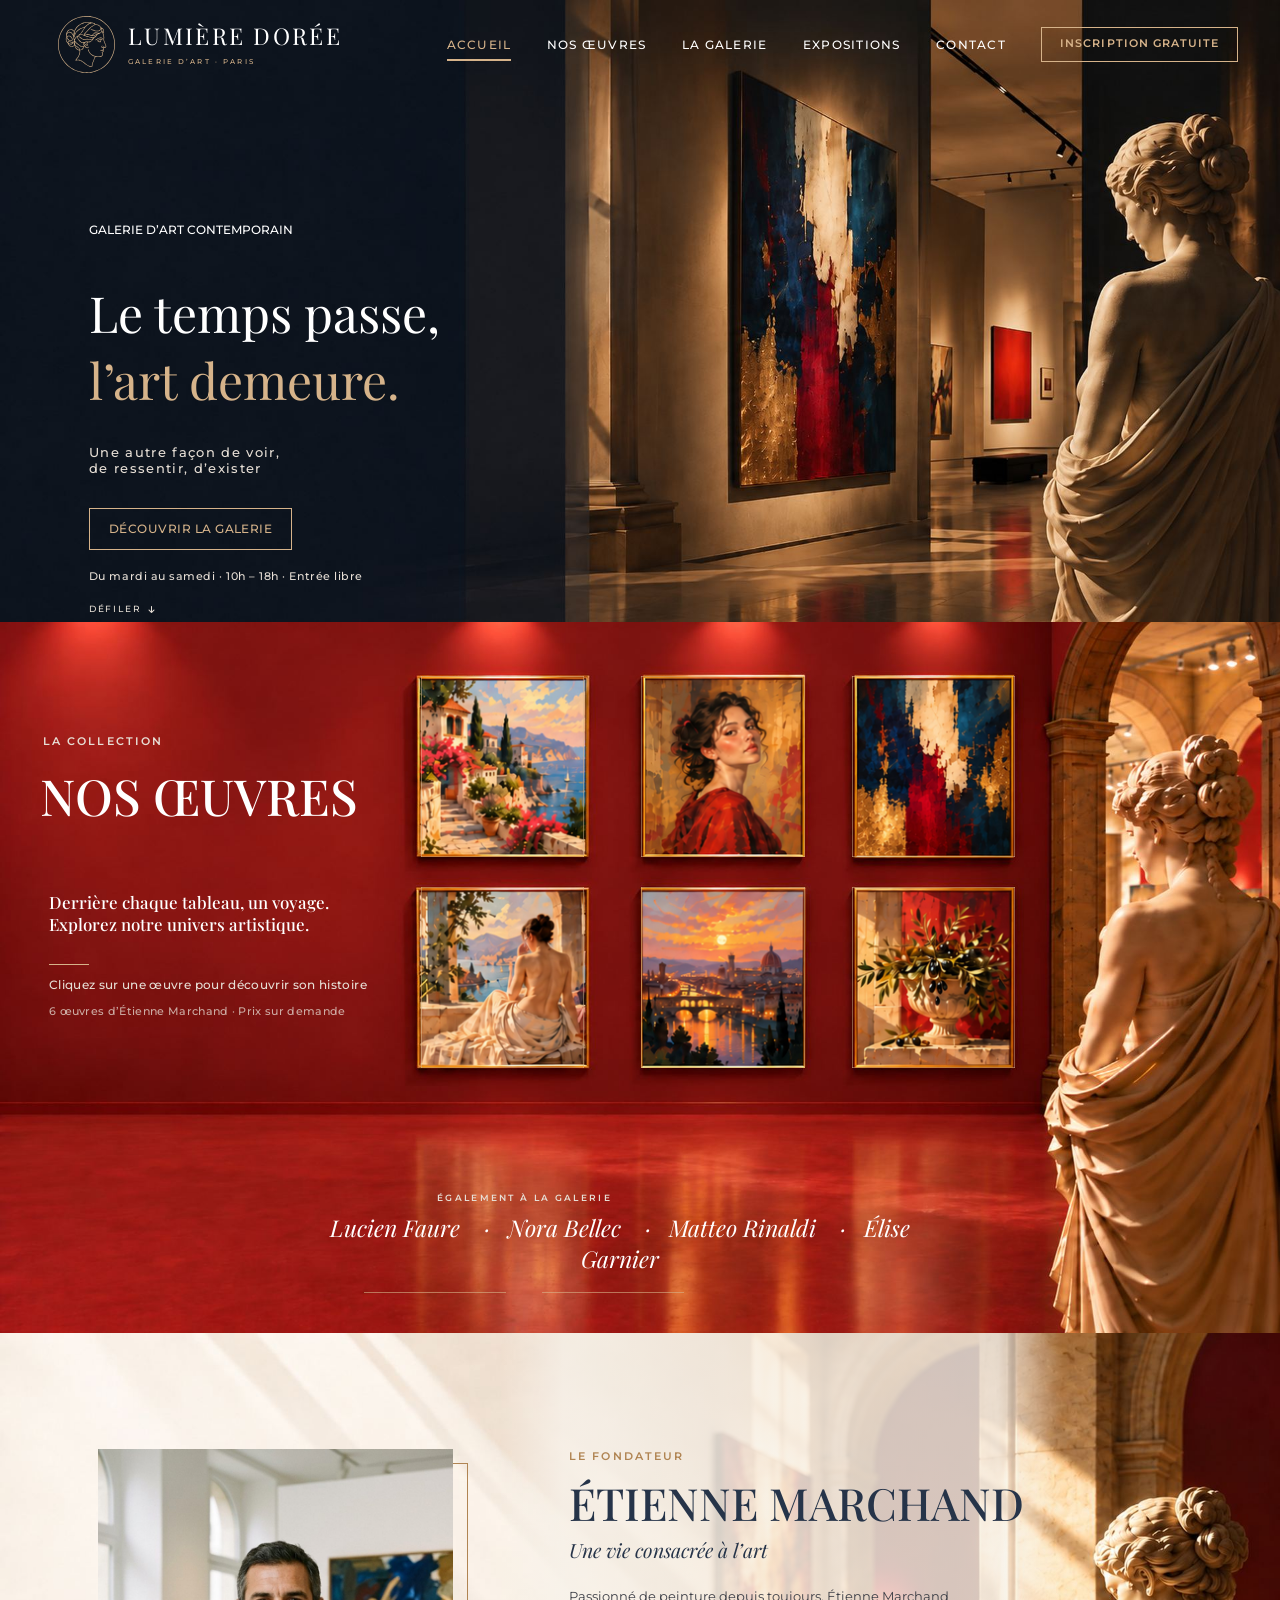
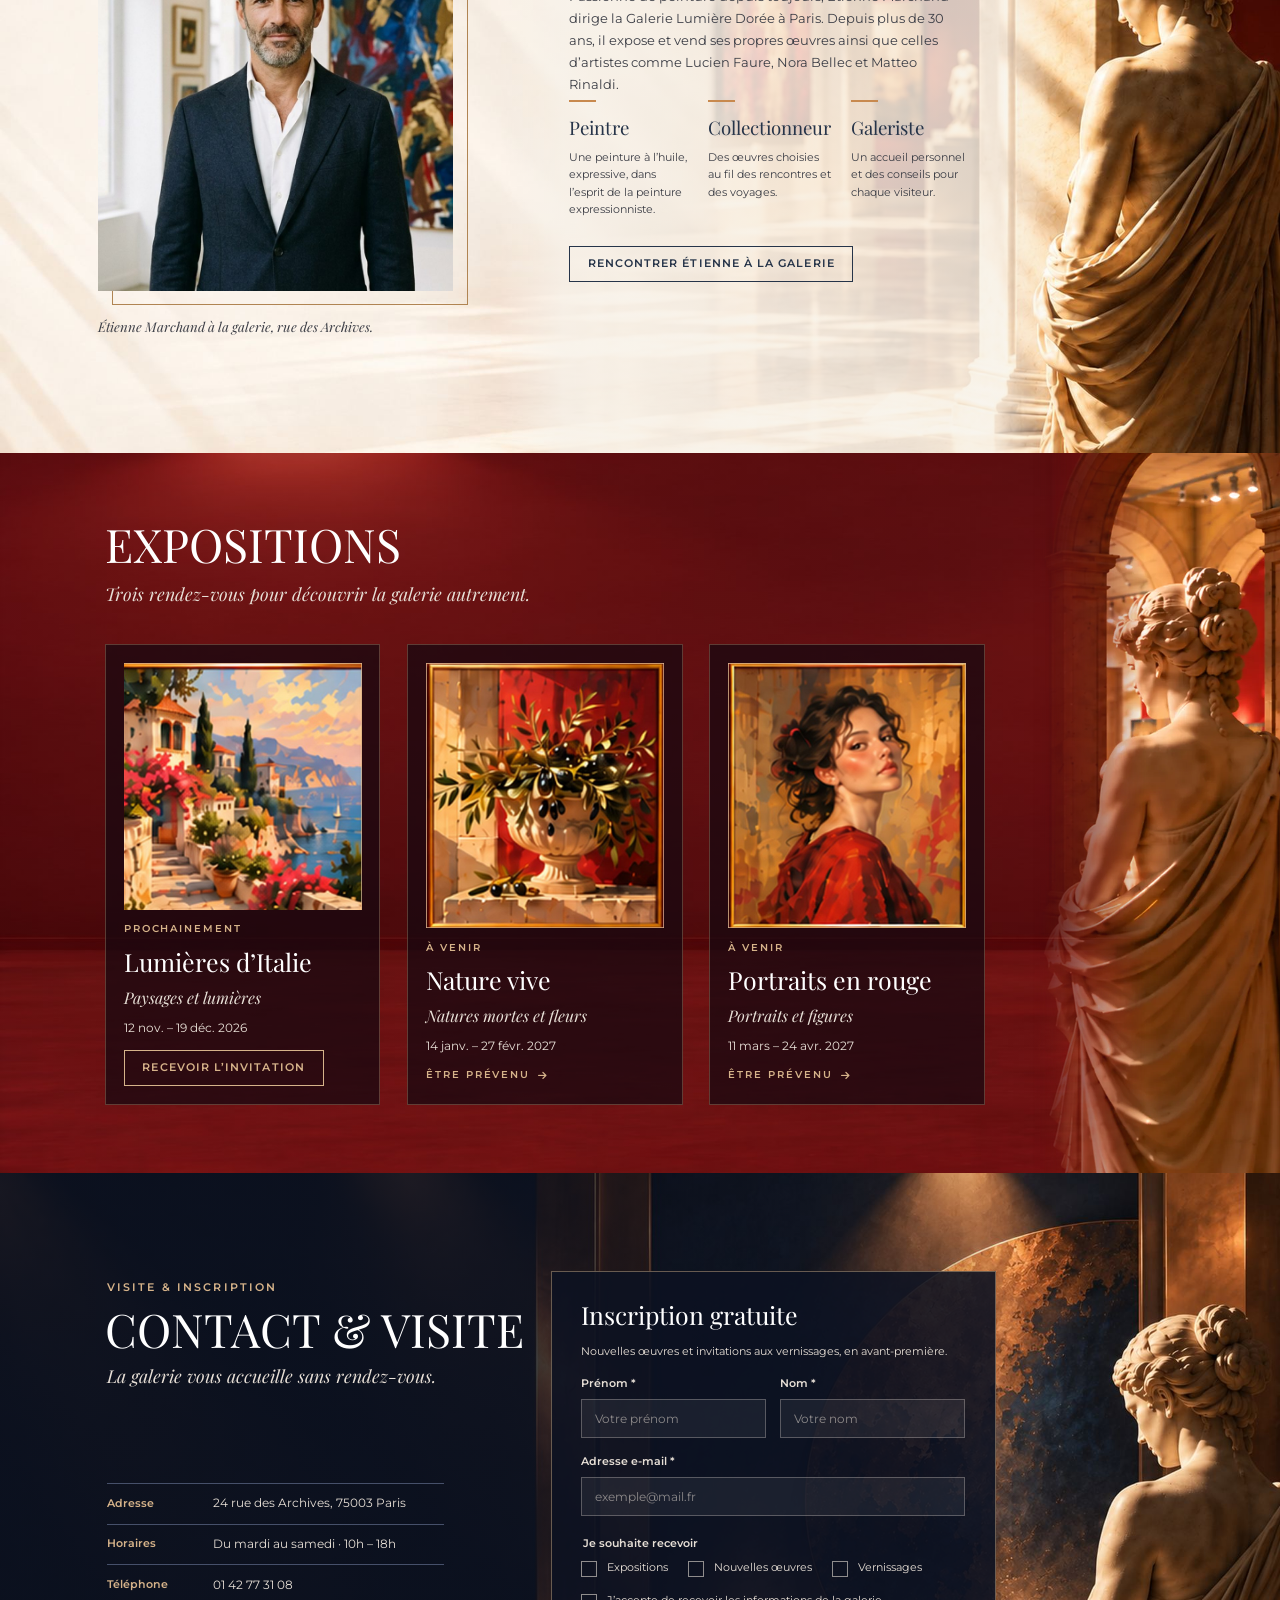
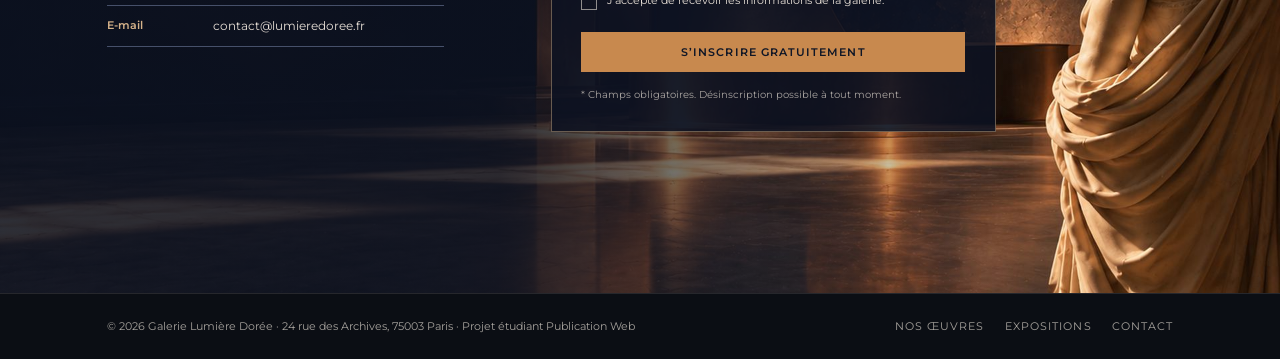
<file: index.html>
<!DOCTYPE html>
<html lang="fr">
<head>
  <meta charset="utf-8">
  <meta name="viewport" content="width=device-width, initial-scale=1">
  <title>Galerie Lumière Dorée – Galerie d’art contemporain à Paris</title>
  <meta name="description" content="Galerie Lumière Dorée, galerie d’art contemporain au 24 rue des Archives à Paris : œuvres d’Étienne Marchand, expositions, vernissages et inscription gratuite. Entrée libre du mardi au samedi.">
  <meta name="author" content="Ege Ulgen, Ezgi Batuk">
  <link rel="canonical" href="https://ege-ulgen.github.io/lumiere-doree/">
  <meta property="og:type" content="website">
  <meta property="og:locale" content="fr_FR">
  <meta property="og:site_name" content="Galerie Lumière Dorée">
  <meta property="og:title" content="Galerie Lumière Dorée – Galerie d’art contemporain à Paris">
  <meta property="og:description" content="Galerie Lumière Dorée, galerie d’art contemporain au 24 rue des Archives à Paris : œuvres d’Étienne Marchand, expositions, vernissages et inscription gratuite. Entrée libre du mardi au samedi.">
  <meta property="og:url" content="https://ege-ulgen.github.io/lumiere-doree/">
  <meta property="og:image" content="https://ege-ulgen.github.io/lumiere-doree/images/hero-galerie.jpg">
  <meta name="theme-color" content="#101319">
  <link rel="icon" href="images/logo-symbole.svg" type="image/svg+xml">
  <link rel="preconnect" href="https://fonts.googleapis.com">
  <link rel="preconnect" href="https://fonts.gstatic.com" crossorigin>
  <link rel="stylesheet" href="https://fonts.googleapis.com/css2?family=Montserrat:wght@400;500;600&amp;family=Playfair+Display:ital,wght@0,400;0,500;1,400&amp;display=swap">
  <link rel="stylesheet" href="https://cdnjs.cloudflare.com/ajax/libs/font-awesome/6.5.2/css/all.min.css" crossorigin="anonymous" referrerpolicy="no-referrer">
  <link rel="stylesheet" href="css/style.css">
  <script type="application/ld+json">
  {
    "@context": "https://schema.org",
    "@type": "ArtGallery",
    "name": "Galerie Lumière Dorée",
    "description": "Galerie d’art contemporain à Paris dirigée par Étienne Marchand.",
    "founder": "Étienne Marchand",
    "url": "https://ege-ulgen.github.io/lumiere-doree/",
    "image": "https://ege-ulgen.github.io/lumiere-doree/images/hero-galerie.jpg",
    "telephone": "+33 1 42 77 31 08",
    "email": "contact@lumieredoree.fr",
    "address": {
      "@type": "PostalAddress",
      "streetAddress": "24 rue des Archives",
      "postalCode": "75003",
      "addressLocality": "Paris",
      "addressCountry": "FR"
    },
    "openingHours": "Tu-Sa 10:00-18:00",
    "isAccessibleForFree": true
  }
  </script>
</head>
<body>
  <a class="lien-evitement" href="#contenu">Aller au contenu</a>

  <header class="entete">
    <div class="entete__barre">
      <a class="logo" href="#accueil" aria-label="Galerie Lumière Dorée – retour à l’accueil">
        <img class="logo__symbole" src="images/logo-symbole.svg" alt="" width="64" height="64">
        <span class="logo__texte">
          <span class="logo__nom">LUMIÈRE DORÉE</span>
          <span class="logo__sous-titre">GALERIE D’ART · PARIS</span>
        </span>
      </a>
      <a class="bouton entete__inscription" href="#contact"><span class="texte-court">S’inscrire</span><span class="texte-long">Inscription gratuite</span></a>
    </div>
    <nav class="navigation" aria-label="Navigation principale">
      <ul class="navigation__liste">
          <li><a class="navigation__lien" href="#accueil">Accueil</a></li>
          <li><a class="navigation__lien" href="#oeuvres">Nos œuvres</a></li>
          <li><a class="navigation__lien" href="#galerie">La galerie</a></li>
          <li><a class="navigation__lien" href="#expositions">Expositions</a></li>
          <li><a class="navigation__lien" href="#contact">Contact</a></li>
      </ul>
    </nav>
  </header>

  <main id="contenu">

    <section class="accueil" id="accueil" aria-labelledby="titre-accueil">
      <div class="accueil__contenu">
        <p class="accueil__surtitre">Galerie d’art contemporain</p>
        <h1 class="accueil__titre" id="titre-accueil">Le temps passe, <span>l’art demeure.</span></h1>
        <p class="accueil__accroche">Une autre façon de voir,<br>de ressentir, d’exister</p>
        <a class="bouton bouton--grand" href="#galerie">Découvrir la galerie</a>
        <p class="accueil__infos">Du mardi au samedi · 10h – 18h · Entrée libre</p>
        <a class="accueil__defiler" href="#oeuvres">DÉFILER <i class="fa-solid fa-arrow-down" aria-hidden="true"></i></a>
      </div>
      <div class="accueil__image" role="img" aria-label="Salle de la galerie avec un grand tableau et une statue de marbre"></div>
    </section>

    <section class="oeuvres" id="oeuvres" aria-labelledby="titre-oeuvres">
      <div class="oeuvres__entete apparition">
        <p class="surtitre oeuvres__surtitre">La collection</p>
        <h2 class="oeuvres__titre" id="titre-oeuvres">NOS ŒUVRES</h2>
        <p class="oeuvres__intro">Derrière chaque tableau, un voyage. Explorez notre univers artistique.</p>
        <span class="filet"></span>
        <p class="oeuvres__indication">Cliquez sur une œuvre pour découvrir son histoire</p>
        <p class="oeuvres__nombre">6 œuvres d’Étienne Marchand · Prix sur demande</p>
      </div>

      <ul class="oeuvres__grille">
          <li>
            <a class="oeuvre" href="oeuvre-01.html">
              <img src="images/oeuvre-01-ruelle-bougainvilliers.jpg" alt="Ruelle aux bougainvilliers, tableau d’Étienne Marchand" width="660" height="732" loading="lazy">
              <span class="oeuvre__bandeau">
                <span class="oeuvre__titre">Ruelle aux bougainvilliers</span>
                <span class="oeuvre__voir">VOIR L’ŒUVRE <i class="fa-solid fa-arrow-right" aria-hidden="true"></i></span>
              </span>
            </a>
          </li>
          <li>
            <a class="oeuvre" href="oeuvre-02.html">
              <img src="images/oeuvre-02-jeune-femme-rouge.jpg" alt="Jeune femme en rouge, tableau d’Étienne Marchand" width="660" height="732" loading="lazy">
              <span class="oeuvre__bandeau">
                <span class="oeuvre__titre">Jeune femme en rouge</span>
                <span class="oeuvre__voir">VOIR L’ŒUVRE <i class="fa-solid fa-arrow-right" aria-hidden="true"></i></span>
              </span>
            </a>
          </li>
          <li>
            <a class="oeuvre" href="oeuvre-03.html">
              <img src="images/oeuvre-03-nuit-or.jpg" alt="Nuit d’or, tableau d’Étienne Marchand" width="660" height="732" loading="lazy">
              <span class="oeuvre__bandeau">
                <span class="oeuvre__titre">Nuit d’or</span>
                <span class="oeuvre__voir">VOIR L’ŒUVRE <i class="fa-solid fa-arrow-right" aria-hidden="true"></i></span>
              </span>
            </a>
          </li>
          <li>
            <a class="oeuvre" href="oeuvre-04.html">
              <img src="images/oeuvre-04-baigneuse-balcon.jpg" alt="Baigneuse au balcon, tableau d’Étienne Marchand" width="660" height="732" loading="lazy">
              <span class="oeuvre__bandeau">
                <span class="oeuvre__titre">Baigneuse au balcon</span>
                <span class="oeuvre__voir">VOIR L’ŒUVRE <i class="fa-solid fa-arrow-right" aria-hidden="true"></i></span>
              </span>
            </a>
          </li>
          <li>
            <a class="oeuvre" href="oeuvre-05.html">
              <img src="images/oeuvre-05-florence-heure-doree.jpg" alt="Florence, l’heure dorée, tableau d’Étienne Marchand" width="660" height="732" loading="lazy">
              <span class="oeuvre__bandeau">
                <span class="oeuvre__titre">Florence, l’heure dorée</span>
                <span class="oeuvre__voir">VOIR L’ŒUVRE <i class="fa-solid fa-arrow-right" aria-hidden="true"></i></span>
              </span>
            </a>
          </li>
          <li>
            <a class="oeuvre" href="oeuvre-06.html">
              <img src="images/oeuvre-06-nature-morte-olives.jpg" alt="Nature morte aux olives, tableau d’Étienne Marchand" width="660" height="732" loading="lazy">
              <span class="oeuvre__bandeau">
                <span class="oeuvre__titre">Nature morte aux olives</span>
                <span class="oeuvre__voir">VOIR L’ŒUVRE <i class="fa-solid fa-arrow-right" aria-hidden="true"></i></span>
              </span>
            </a>
          </li>
      </ul>

      <div class="oeuvres__artistes apparition">
        <p class="surtitre">Également à la galerie</p>
        <ul class="oeuvres__noms">
          <li>Lucien Faure</li>
          <li>Nora Bellec</li>
          <li>Matteo Rinaldi</li>
          <li>Élise Garnier</li>
        </ul>
        <span class="filet"></span>
      </div>
    </section>

    <section class="galerie" id="galerie" aria-labelledby="titre-galerie">
      <div class="galerie__texte apparition">
        <p class="surtitre galerie__surtitre">Le fondateur</p>
        <h2 class="galerie__titre" id="titre-galerie">ÉTIENNE MARCHAND</h2>
        <p class="galerie__sous-titre">Une vie consacrée à l’art</p>

        <figure class="galerie__portrait">
          <div class="galerie__cadre">
            <img src="images/etienne-marchand.jpg" alt="Portrait d’Étienne Marchand dans sa galerie" width="800" height="994" loading="lazy">
          </div>
          <figcaption>Étienne Marchand à la galerie, rue des Archives.</figcaption>
        </figure>

        <p class="galerie__presentation">Passionné de peinture depuis toujours, Étienne Marchand dirige la Galerie Lumière Dorée à Paris. Depuis plus de 30 ans, il expose et vend ses propres œuvres ainsi que celles d’artistes comme Lucien Faure, Nora Bellec et Matteo Rinaldi.</p>

        <ul class="galerie__roles">
          <li class="role">
            <h3 class="role__titre">Peintre</h3>
            <p class="role__texte">Une peinture à l’huile, expressive, dans l’esprit de la peinture expressionniste.</p>
          </li>
          <li class="role">
            <h3 class="role__titre">Collectionneur</h3>
            <p class="role__texte">Des œuvres choisies au fil des rencontres et des voyages.</p>
          </li>
          <li class="role">
            <h3 class="role__titre">Galeriste</h3>
            <p class="role__texte">Un accueil personnel et des conseils pour chaque visiteur.</p>
          </li>
        </ul>

        <a class="bouton bouton--marine" href="#contact">Rencontrer Étienne à la galerie</a>
      </div>
    </section>

    <section class="expositions" id="expositions" aria-labelledby="titre-expositions">
      <img class="expositions__statue" src="images/statue.webp" alt="" width="420" height="1200" loading="lazy">
      <h2 class="expositions__titre apparition" id="titre-expositions">EXPOSITIONS</h2>
      <p class="expositions__intro apparition">Trois rendez-vous pour découvrir la galerie autrement.</p>

      <div class="expositions__liste">
        <article class="exposition apparition">
          <div class="exposition__image">
            <img src="images/oeuvre-01-ruelle-bougainvilliers.jpg" alt="Ruelle aux bougainvilliers, œuvre de l’exposition Lumières d’Italie" width="660" height="732" loading="lazy">
          </div>
          <p class="exposition__statut">Prochainement</p>
          <h3 class="exposition__titre">Lumières d’Italie</h3>
          <p class="exposition__theme">Paysages et lumières</p>
          <p class="exposition__dates"><time datetime="2026-11-12">12 nov.</time> – <time datetime="2026-12-19">19 déc. 2026</time></p>
          <a class="bouton" href="#contact" data-interet="vernissages">Recevoir l’invitation</a>
        </article>

        <article class="exposition apparition">
          <div class="exposition__image">
            <img src="images/oeuvre-06-nature-morte-olives.jpg" alt="Nature morte aux olives, œuvre de l’exposition Nature vive" width="660" height="732" loading="lazy">
          </div>
          <p class="exposition__statut">À venir</p>
          <h3 class="exposition__titre">Nature vive</h3>
          <p class="exposition__theme">Natures mortes et fleurs</p>
          <p class="exposition__dates"><time datetime="2027-01-14">14 janv.</time> – <time datetime="2027-02-27">27 févr. 2027</time></p>
          <a class="lien-fleche" href="#contact" data-interet="expositions">Être prévenu <i class="fa-solid fa-arrow-right" aria-hidden="true"></i></a>
        </article>

        <article class="exposition apparition">
          <div class="exposition__image">
            <img src="images/oeuvre-02-jeune-femme-rouge.jpg" alt="Jeune femme en rouge, œuvre de l’exposition Portraits en rouge" width="660" height="732" loading="lazy">
          </div>
          <p class="exposition__statut">À venir</p>
          <h3 class="exposition__titre">Portraits en rouge</h3>
          <p class="exposition__theme">Portraits et figures</p>
          <p class="exposition__dates"><time datetime="2027-03-11">11 mars</time> – <time datetime="2027-04-24">24 avr. 2027</time></p>
          <a class="lien-fleche" href="#contact" data-interet="expositions">Être prévenu <i class="fa-solid fa-arrow-right" aria-hidden="true"></i></a>
        </article>
      </div>
    </section>

    <section class="contact" id="contact" aria-labelledby="titre-contact">
      <div class="contact__presentation apparition">
        <p class="surtitre contact__surtitre">Visite &amp; inscription</p>
        <h2 class="contact__titre" id="titre-contact">CONTACT &amp; VISITE</h2>
        <p class="contact__sous-titre">La galerie vous accueille sans rendez-vous.</p>
      </div>

      <div class="contact__image" role="img" aria-label="Salle sombre et dorée de la galerie avec une statue"></div>

      <dl class="contact__infos apparition">
        <div class="info">
          <dt>Adresse</dt>
          <dd><address>24 rue des Archives, 75003 Paris</address></dd>
        </div>
        <div class="info">
          <dt>Horaires</dt>
          <dd>Du mardi au samedi · 10h – 18h</dd>
        </div>
        <div class="info">
          <dt>Téléphone</dt>
          <dd><a href="tel:+33142773108">01 42 77 31 08</a></dd>
        </div>
        <div class="info">
          <dt>E-mail</dt>
          <dd><a href="mailto:contact@lumieredoree.fr">contact@lumieredoree.fr</a></dd>
        </div>
      </dl>

      <div class="contact__formulaire apparition">
        <form class="formulaire" id="formulaire-inscription" action="merci.html" method="get">
          <h3 class="formulaire__titre">Inscription gratuite</h3>
          <p class="formulaire__intro">Nouvelles œuvres et invitations aux vernissages, en avant-première.</p>
          <p class="formulaire__alerte" id="alerte-formulaire" role="alert">Merci de compléter les champs indiqués.</p>

          <div class="formulaire__ligne">
            <div class="champ">
              <label for="prenom">Prénom *</label>
              <input type="text" id="prenom" name="prenom" placeholder="Votre prénom" autocomplete="given-name" required aria-describedby="erreur-prenom">
              <p class="champ__erreur" id="erreur-prenom">Ce champ est obligatoire.</p>
            </div>
            <div class="champ">
              <label for="nom">Nom *</label>
              <input type="text" id="nom" name="nom" placeholder="Votre nom" autocomplete="family-name" required aria-describedby="erreur-nom">
              <p class="champ__erreur" id="erreur-nom">Ce champ est obligatoire.</p>
            </div>
          </div>

          <div class="champ">
            <label for="email">Adresse e-mail *</label>
            <input type="email" id="email" name="email" placeholder="exemple@mail.fr" autocomplete="email" required aria-describedby="erreur-email">
            <p class="champ__erreur" id="erreur-email">Adresse e-mail invalide (ex. : nom@domaine.fr).</p>
          </div>

          <fieldset class="formulaire__choix">
            <legend class="formulaire__legende">Je souhaite recevoir</legend>
            <div class="formulaire__cases">
              <label class="case"><input type="checkbox" name="interet" value="expositions"><span class="case__boite"></span>Expositions</label>
              <label class="case"><input type="checkbox" name="interet" value="nouvelles-oeuvres"><span class="case__boite"></span>Nouvelles œuvres</label>
              <label class="case"><input type="checkbox" name="interet" value="vernissages"><span class="case__boite"></span>Vernissages</label>
            </div>
          </fieldset>

          <label class="case case--consentement"><input type="checkbox" name="consentement" value="oui" required><span class="case__boite"></span>J’accepte de recevoir les informations de la galerie.</label>

          <button class="bouton bouton--plein" type="submit">S’inscrire gratuitement</button>
          <p class="formulaire__mention">* Champs obligatoires. Désinscription possible à tout moment.</p>
        </form>
      </div>
    </section>

  </main>

  <footer class="pied">
    <ul class="pied__liens">
      <li><a href="#oeuvres">Nos œuvres</a></li>
      <li><a href="#expositions">Expositions</a></li>
      <li><a href="#contact">Contact</a></li>
    </ul>
    <p>© 2026 Galerie Lumière Dorée · 24 rue des Archives, 75003 Paris · Projet étudiant Publication Web</p>
  </footer>

  <script src="js/script.js"></script>
</body>
</html>
</file>
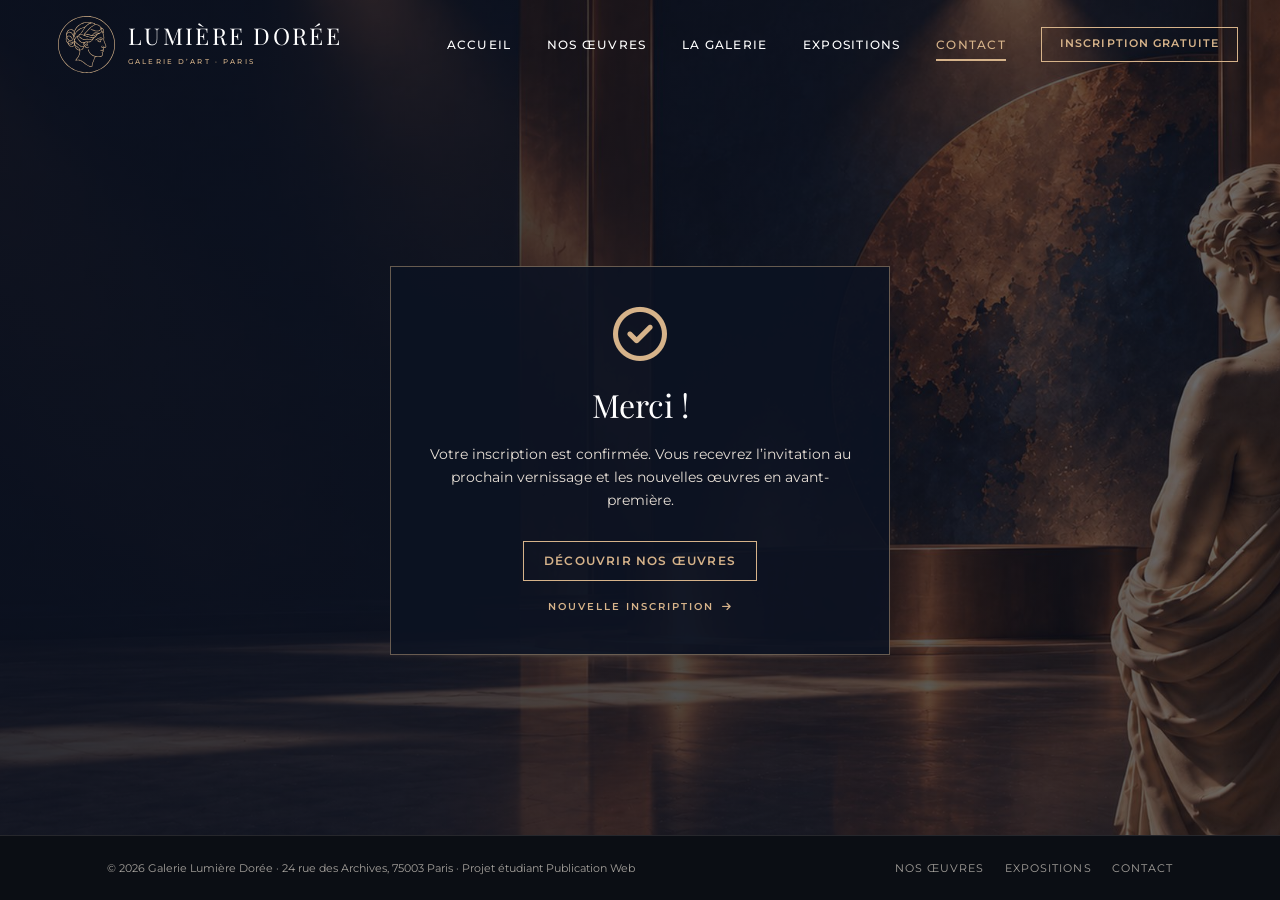
<file: merci.html>
<!DOCTYPE html>
<html lang="fr">
<head>
  <meta charset="utf-8">
  <meta name="viewport" content="width=device-width, initial-scale=1">
  <title>Merci pour votre inscription | Galerie Lumière Dorée</title>
  <meta name="description" content="Votre inscription gratuite à la Galerie Lumière Dorée est confirmée : invitations aux vernissages et nouvelles œuvres en avant-première.">
  <meta name="author" content="Ege Ulgen, Ezgi Batuk">
  <link rel="canonical" href="https://ege-ulgen.github.io/lumiere-doree/merci.html">
  <meta property="og:type" content="website">
  <meta property="og:locale" content="fr_FR">
  <meta property="og:site_name" content="Galerie Lumière Dorée">
  <meta property="og:title" content="Merci pour votre inscription | Galerie Lumière Dorée">
  <meta property="og:description" content="Votre inscription gratuite à la Galerie Lumière Dorée est confirmée : invitations aux vernissages et nouvelles œuvres en avant-première.">
  <meta property="og:url" content="https://ege-ulgen.github.io/lumiere-doree/merci.html">
  <meta property="og:image" content="https://ege-ulgen.github.io/lumiere-doree/images/hero-galerie.jpg">
  <meta name="theme-color" content="#101319">
  <link rel="icon" href="images/logo-symbole.svg" type="image/svg+xml">
  <link rel="preconnect" href="https://fonts.googleapis.com">
  <link rel="preconnect" href="https://fonts.gstatic.com" crossorigin>
  <link rel="stylesheet" href="https://fonts.googleapis.com/css2?family=Montserrat:wght@400;500;600&amp;family=Playfair+Display:ital,wght@0,400;0,500;1,400&amp;display=swap">
  <link rel="stylesheet" href="https://cdnjs.cloudflare.com/ajax/libs/font-awesome/6.5.2/css/all.min.css" crossorigin="anonymous" referrerpolicy="no-referrer">
  <link rel="stylesheet" href="css/style.css">
</head>
<body class="page-merci">
  <a class="lien-evitement" href="#contenu">Aller au contenu</a>

  <header class="entete">
    <div class="entete__barre">
      <a class="logo" href="index.html#accueil" aria-label="Galerie Lumière Dorée – retour à l’accueil">
        <img class="logo__symbole" src="images/logo-symbole.svg" alt="" width="64" height="64">
        <span class="logo__texte">
          <span class="logo__nom">LUMIÈRE DORÉE</span>
          <span class="logo__sous-titre">GALERIE D’ART · PARIS</span>
        </span>
      </a>
      <a class="bouton entete__inscription" href="index.html#contact"><span class="texte-court">S’inscrire</span><span class="texte-long">Inscription gratuite</span></a>
    </div>
    <nav class="navigation" aria-label="Navigation principale">
      <ul class="navigation__liste">
          <li><a class="navigation__lien" href="index.html#accueil">Accueil</a></li>
          <li><a class="navigation__lien" href="index.html#oeuvres">Nos œuvres</a></li>
          <li><a class="navigation__lien" href="index.html#galerie">La galerie</a></li>
          <li><a class="navigation__lien" href="index.html#expositions">Expositions</a></li>
          <li><a class="navigation__lien" href="index.html#contact" aria-current="page">Contact</a></li>
      </ul>
    </nav>
  </header>

  <main id="contenu" class="merci">
    <section class="merci__carte" aria-labelledby="titre-merci">
      <i class="fa-regular fa-circle-check merci__icone" aria-hidden="true"></i>
      <h1 class="merci__titre" id="titre-merci">Merci<span id="merci-prenom"></span> !</h1>
      <p class="merci__message">Votre inscription est confirmée. Vous recevrez l’invitation au prochain vernissage et les nouvelles œuvres en avant-première.</p>
      <div class="merci__liens">
        <a class="bouton" href="index.html#oeuvres">Découvrir nos œuvres</a>
        <a class="lien-fleche" href="index.html#contact">Nouvelle inscription <i class="fa-solid fa-arrow-right" aria-hidden="true"></i></a>
      </div>
    </section>
  </main>

  <footer class="pied">
    <ul class="pied__liens">
      <li><a href="index.html#oeuvres">Nos œuvres</a></li>
      <li><a href="index.html#expositions">Expositions</a></li>
      <li><a href="index.html#contact">Contact</a></li>
    </ul>
    <p>© 2026 Galerie Lumière Dorée · 24 rue des Archives, 75003 Paris · Projet étudiant Publication Web</p>
  </footer>

  <script src="js/script.js"></script>
</body>
</html>
</file>
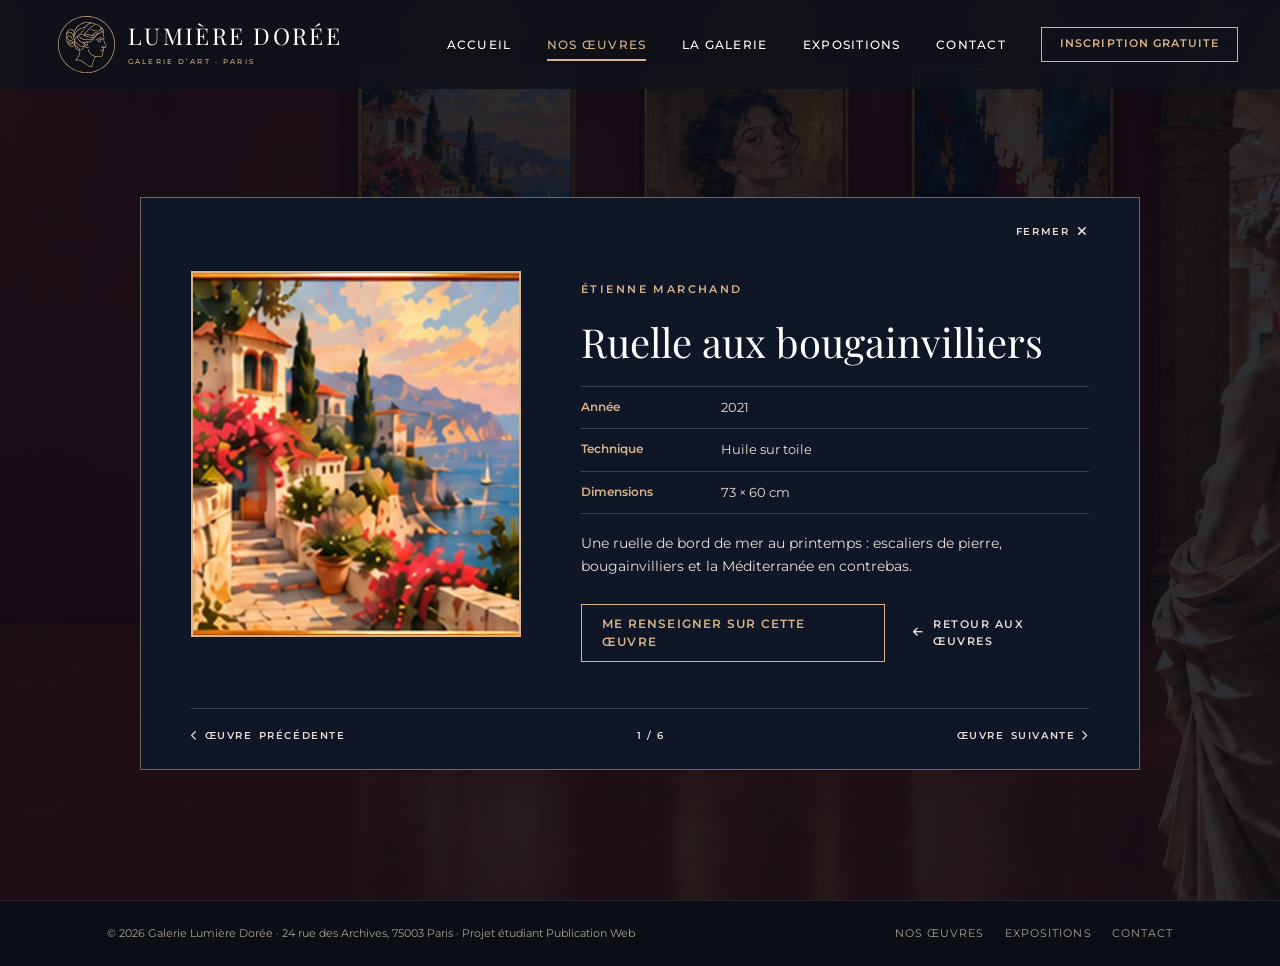
<file: oeuvre-01.html>
<!DOCTYPE html>
<html lang="fr">
<head>
  <meta charset="utf-8">
  <meta name="viewport" content="width=device-width, initial-scale=1">
  <title>Ruelle aux bougainvilliers – Étienne Marchand | Galerie Lumière Dorée</title>
  <meta name="description" content="Ruelle aux bougainvilliers, huile sur toile d’Étienne Marchand (2021, 73 × 60 cm). Une ruelle de bord de mer au printemps : escaliers de pierre, bougainvilliers et la Méditerranée en contrebas. Prix sur demande à la Galerie Lumière Dorée, Paris.">
  <meta name="author" content="Ege Ulgen, Ezgi Batuk">
  <link rel="canonical" href="https://ege-ulgen.github.io/lumiere-doree/oeuvre-01.html">
  <meta property="og:type" content="website">
  <meta property="og:locale" content="fr_FR">
  <meta property="og:site_name" content="Galerie Lumière Dorée">
  <meta property="og:title" content="Ruelle aux bougainvilliers – Étienne Marchand | Galerie Lumière Dorée">
  <meta property="og:description" content="Ruelle aux bougainvilliers, huile sur toile d’Étienne Marchand (2021, 73 × 60 cm). Une ruelle de bord de mer au printemps : escaliers de pierre, bougainvilliers et la Méditerranée en contrebas. Prix sur demande à la Galerie Lumière Dorée, Paris.">
  <meta property="og:url" content="https://ege-ulgen.github.io/lumiere-doree/oeuvre-01.html">
  <meta property="og:image" content="https://ege-ulgen.github.io/lumiere-doree/images/hero-galerie.jpg">
  <meta name="theme-color" content="#101319">
  <link rel="icon" href="images/logo-symbole.svg" type="image/svg+xml">
  <link rel="preconnect" href="https://fonts.googleapis.com">
  <link rel="preconnect" href="https://fonts.gstatic.com" crossorigin>
  <link rel="stylesheet" href="https://fonts.googleapis.com/css2?family=Montserrat:wght@400;500;600&amp;family=Playfair+Display:ital,wght@0,400;0,500;1,400&amp;display=swap">
  <link rel="stylesheet" href="https://cdnjs.cloudflare.com/ajax/libs/font-awesome/6.5.2/css/all.min.css" crossorigin="anonymous" referrerpolicy="no-referrer">
  <link rel="stylesheet" href="css/style.css">
</head>
<body class="page-fiche">
  <a class="lien-evitement" href="#contenu">Aller au contenu</a>

  <header class="entete">
    <div class="entete__barre">
      <a class="logo" href="index.html#accueil" aria-label="Galerie Lumière Dorée – retour à l’accueil">
        <img class="logo__symbole" src="images/logo-symbole.svg" alt="" width="64" height="64">
        <span class="logo__texte">
          <span class="logo__nom">LUMIÈRE DORÉE</span>
          <span class="logo__sous-titre">GALERIE D’ART · PARIS</span>
        </span>
      </a>
      <a class="bouton entete__inscription" href="index.html#contact"><span class="texte-court">S’inscrire</span><span class="texte-long">Inscription gratuite</span></a>
    </div>
    <nav class="navigation" aria-label="Navigation principale">
      <ul class="navigation__liste">
          <li><a class="navigation__lien" href="index.html#accueil">Accueil</a></li>
          <li><a class="navigation__lien" href="index.html#oeuvres" aria-current="page">Nos œuvres</a></li>
          <li><a class="navigation__lien" href="index.html#galerie">La galerie</a></li>
          <li><a class="navigation__lien" href="index.html#expositions">Expositions</a></li>
          <li><a class="navigation__lien" href="index.html#contact">Contact</a></li>
      </ul>
    </nav>
  </header>

  <main id="contenu" class="fiche-conteneur">
    <article class="fiche" aria-labelledby="titre-oeuvre">
      <div class="fiche__barre">
        <p class="fiche__numero">1 / 6</p>
        <a class="fiche__fermer" href="index.html#oeuvres">Fermer <i class="fa-solid fa-xmark" aria-hidden="true"></i></a>
      </div>

      <div class="fiche__corps">
        <figure class="fiche__image">
          <img src="images/oeuvre-01-ruelle-bougainvilliers.jpg" alt="Ruelle aux bougainvilliers, tableau d’Étienne Marchand" width="660" height="732">
        </figure>

        <div class="fiche__cartel">
          <p class="fiche__artiste">Étienne Marchand</p>
          <h1 class="fiche__titre" id="titre-oeuvre">Ruelle aux bougainvilliers</h1>
          <dl class="fiche__infos">
            <div><dt>Année</dt><dd>2021</dd></div>
            <div><dt>Technique</dt><dd>Huile sur toile</dd></div>
            <div><dt>Dimensions</dt><dd>73 × 60 cm</dd></div>
          </dl>
          <p class="fiche__description">Une ruelle de bord de mer au printemps : escaliers de pierre, bougainvilliers et la Méditerranée en contrebas.</p>
          <div class="fiche__actions">
            <a class="bouton" href="index.html#contact">Me renseigner sur cette œuvre</a>
            <a class="fiche__retour" href="index.html#oeuvres"><i class="fa-solid fa-arrow-left" aria-hidden="true"></i> Retour aux œuvres</a>
          </div>
        </div>
      </div>

      <nav class="fiche__navigation" aria-label="Navigation entre les œuvres">
        <a href="oeuvre-06.html" rel="prev" data-touche="ArrowLeft"><i class="fa-solid fa-chevron-left" aria-hidden="true"></i> <span class="texte-desktop">Œuvre</span> précédente</a>
        <p class="fiche__numero">1 / 6</p>
        <a href="oeuvre-02.html" rel="next" data-touche="ArrowRight"><span class="texte-desktop">Œuvre</span> suivante <i class="fa-solid fa-chevron-right" aria-hidden="true"></i></a>
      </nav>
    </article>
  </main>

  <footer class="pied">
    <ul class="pied__liens">
      <li><a href="index.html#oeuvres">Nos œuvres</a></li>
      <li><a href="index.html#expositions">Expositions</a></li>
      <li><a href="index.html#contact">Contact</a></li>
    </ul>
    <p>© 2026 Galerie Lumière Dorée · 24 rue des Archives, 75003 Paris · Projet étudiant Publication Web</p>
  </footer>

  <script src="js/script.js"></script>
</body>
</html>
</file>
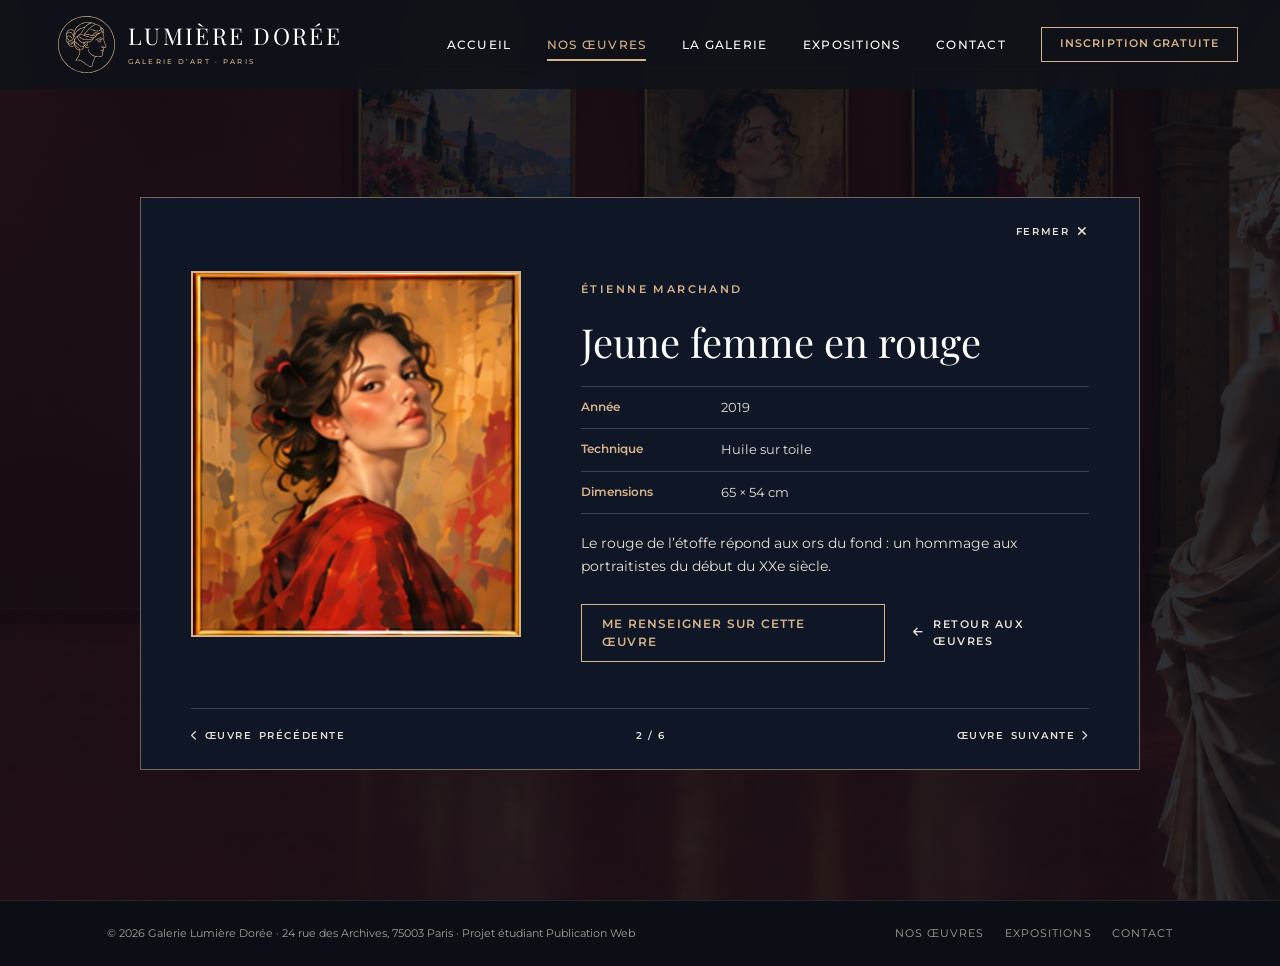
<file: oeuvre-02.html>
<!DOCTYPE html>
<html lang="fr">
<head>
  <meta charset="utf-8">
  <meta name="viewport" content="width=device-width, initial-scale=1">
  <title>Jeune femme en rouge – Étienne Marchand | Galerie Lumière Dorée</title>
  <meta name="description" content="Jeune femme en rouge, huile sur toile d’Étienne Marchand (2019, 65 × 54 cm). Le rouge de l’étoffe répond aux ors du fond : un hommage aux portraitistes du début du XXe siècle. Prix sur demande à la Galerie Lumière Dorée, Paris.">
  <meta name="author" content="Ege Ulgen, Ezgi Batuk">
  <link rel="canonical" href="https://ege-ulgen.github.io/lumiere-doree/oeuvre-02.html">
  <meta property="og:type" content="website">
  <meta property="og:locale" content="fr_FR">
  <meta property="og:site_name" content="Galerie Lumière Dorée">
  <meta property="og:title" content="Jeune femme en rouge – Étienne Marchand | Galerie Lumière Dorée">
  <meta property="og:description" content="Jeune femme en rouge, huile sur toile d’Étienne Marchand (2019, 65 × 54 cm). Le rouge de l’étoffe répond aux ors du fond : un hommage aux portraitistes du début du XXe siècle. Prix sur demande à la Galerie Lumière Dorée, Paris.">
  <meta property="og:url" content="https://ege-ulgen.github.io/lumiere-doree/oeuvre-02.html">
  <meta property="og:image" content="https://ege-ulgen.github.io/lumiere-doree/images/hero-galerie.jpg">
  <meta name="theme-color" content="#101319">
  <link rel="icon" href="images/logo-symbole.svg" type="image/svg+xml">
  <link rel="preconnect" href="https://fonts.googleapis.com">
  <link rel="preconnect" href="https://fonts.gstatic.com" crossorigin>
  <link rel="stylesheet" href="https://fonts.googleapis.com/css2?family=Montserrat:wght@400;500;600&amp;family=Playfair+Display:ital,wght@0,400;0,500;1,400&amp;display=swap">
  <link rel="stylesheet" href="https://cdnjs.cloudflare.com/ajax/libs/font-awesome/6.5.2/css/all.min.css" crossorigin="anonymous" referrerpolicy="no-referrer">
  <link rel="stylesheet" href="css/style.css">
</head>
<body class="page-fiche">
  <a class="lien-evitement" href="#contenu">Aller au contenu</a>

  <header class="entete">
    <div class="entete__barre">
      <a class="logo" href="index.html#accueil" aria-label="Galerie Lumière Dorée – retour à l’accueil">
        <img class="logo__symbole" src="images/logo-symbole.svg" alt="" width="64" height="64">
        <span class="logo__texte">
          <span class="logo__nom">LUMIÈRE DORÉE</span>
          <span class="logo__sous-titre">GALERIE D’ART · PARIS</span>
        </span>
      </a>
      <a class="bouton entete__inscription" href="index.html#contact"><span class="texte-court">S’inscrire</span><span class="texte-long">Inscription gratuite</span></a>
    </div>
    <nav class="navigation" aria-label="Navigation principale">
      <ul class="navigation__liste">
          <li><a class="navigation__lien" href="index.html#accueil">Accueil</a></li>
          <li><a class="navigation__lien" href="index.html#oeuvres" aria-current="page">Nos œuvres</a></li>
          <li><a class="navigation__lien" href="index.html#galerie">La galerie</a></li>
          <li><a class="navigation__lien" href="index.html#expositions">Expositions</a></li>
          <li><a class="navigation__lien" href="index.html#contact">Contact</a></li>
      </ul>
    </nav>
  </header>

  <main id="contenu" class="fiche-conteneur">
    <article class="fiche" aria-labelledby="titre-oeuvre">
      <div class="fiche__barre">
        <p class="fiche__numero">2 / 6</p>
        <a class="fiche__fermer" href="index.html#oeuvres">Fermer <i class="fa-solid fa-xmark" aria-hidden="true"></i></a>
      </div>

      <div class="fiche__corps">
        <figure class="fiche__image">
          <img src="images/oeuvre-02-jeune-femme-rouge.jpg" alt="Jeune femme en rouge, tableau d’Étienne Marchand" width="660" height="732">
        </figure>

        <div class="fiche__cartel">
          <p class="fiche__artiste">Étienne Marchand</p>
          <h1 class="fiche__titre" id="titre-oeuvre">Jeune femme en rouge</h1>
          <dl class="fiche__infos">
            <div><dt>Année</dt><dd>2019</dd></div>
            <div><dt>Technique</dt><dd>Huile sur toile</dd></div>
            <div><dt>Dimensions</dt><dd>65 × 54 cm</dd></div>
          </dl>
          <p class="fiche__description">Le rouge de l’étoffe répond aux ors du fond : un hommage aux portraitistes du début du XXe siècle.</p>
          <div class="fiche__actions">
            <a class="bouton" href="index.html#contact">Me renseigner sur cette œuvre</a>
            <a class="fiche__retour" href="index.html#oeuvres"><i class="fa-solid fa-arrow-left" aria-hidden="true"></i> Retour aux œuvres</a>
          </div>
        </div>
      </div>

      <nav class="fiche__navigation" aria-label="Navigation entre les œuvres">
        <a href="oeuvre-01.html" rel="prev" data-touche="ArrowLeft"><i class="fa-solid fa-chevron-left" aria-hidden="true"></i> <span class="texte-desktop">Œuvre</span> précédente</a>
        <p class="fiche__numero">2 / 6</p>
        <a href="oeuvre-03.html" rel="next" data-touche="ArrowRight"><span class="texte-desktop">Œuvre</span> suivante <i class="fa-solid fa-chevron-right" aria-hidden="true"></i></a>
      </nav>
    </article>
  </main>

  <footer class="pied">
    <ul class="pied__liens">
      <li><a href="index.html#oeuvres">Nos œuvres</a></li>
      <li><a href="index.html#expositions">Expositions</a></li>
      <li><a href="index.html#contact">Contact</a></li>
    </ul>
    <p>© 2026 Galerie Lumière Dorée · 24 rue des Archives, 75003 Paris · Projet étudiant Publication Web</p>
  </footer>

  <script src="js/script.js"></script>
</body>
</html>
</file>
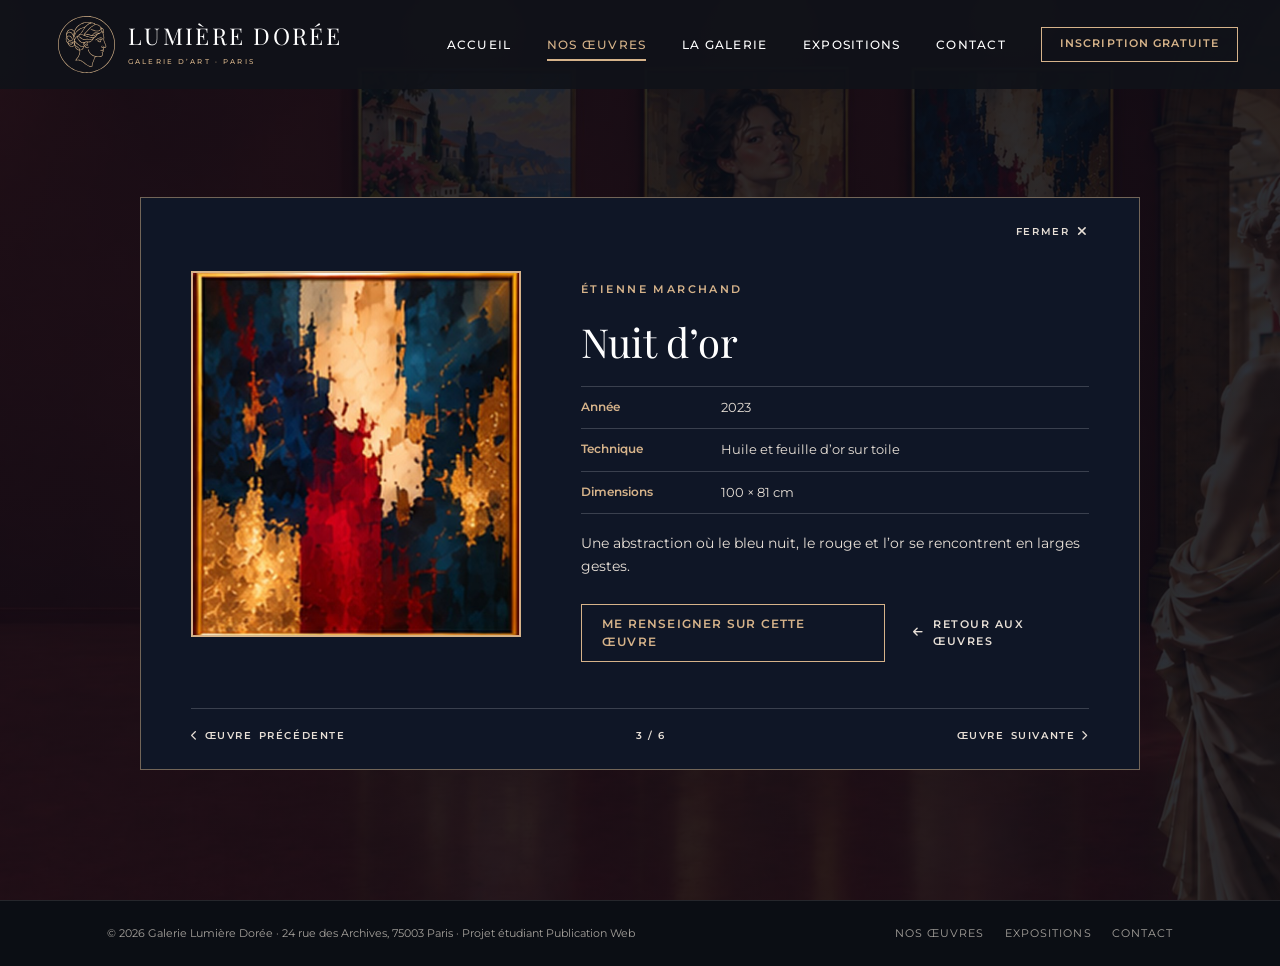
<file: oeuvre-03.html>
<!DOCTYPE html>
<html lang="fr">
<head>
  <meta charset="utf-8">
  <meta name="viewport" content="width=device-width, initial-scale=1">
  <title>Nuit d’or – Étienne Marchand | Galerie Lumière Dorée</title>
  <meta name="description" content="Nuit d’or, huile et feuille d’or sur toile d’Étienne Marchand (2023, 100 × 81 cm). Une abstraction où le bleu nuit, le rouge et l’or se rencontrent en larges gestes. Prix sur demande à la Galerie Lumière Dorée, Paris.">
  <meta name="author" content="Ege Ulgen, Ezgi Batuk">
  <link rel="canonical" href="https://ege-ulgen.github.io/lumiere-doree/oeuvre-03.html">
  <meta property="og:type" content="website">
  <meta property="og:locale" content="fr_FR">
  <meta property="og:site_name" content="Galerie Lumière Dorée">
  <meta property="og:title" content="Nuit d’or – Étienne Marchand | Galerie Lumière Dorée">
  <meta property="og:description" content="Nuit d’or, huile et feuille d’or sur toile d’Étienne Marchand (2023, 100 × 81 cm). Une abstraction où le bleu nuit, le rouge et l’or se rencontrent en larges gestes. Prix sur demande à la Galerie Lumière Dorée, Paris.">
  <meta property="og:url" content="https://ege-ulgen.github.io/lumiere-doree/oeuvre-03.html">
  <meta property="og:image" content="https://ege-ulgen.github.io/lumiere-doree/images/hero-galerie.jpg">
  <meta name="theme-color" content="#101319">
  <link rel="icon" href="images/logo-symbole.svg" type="image/svg+xml">
  <link rel="preconnect" href="https://fonts.googleapis.com">
  <link rel="preconnect" href="https://fonts.gstatic.com" crossorigin>
  <link rel="stylesheet" href="https://fonts.googleapis.com/css2?family=Montserrat:wght@400;500;600&amp;family=Playfair+Display:ital,wght@0,400;0,500;1,400&amp;display=swap">
  <link rel="stylesheet" href="https://cdnjs.cloudflare.com/ajax/libs/font-awesome/6.5.2/css/all.min.css" crossorigin="anonymous" referrerpolicy="no-referrer">
  <link rel="stylesheet" href="css/style.css">
</head>
<body class="page-fiche">
  <a class="lien-evitement" href="#contenu">Aller au contenu</a>

  <header class="entete">
    <div class="entete__barre">
      <a class="logo" href="index.html#accueil" aria-label="Galerie Lumière Dorée – retour à l’accueil">
        <img class="logo__symbole" src="images/logo-symbole.svg" alt="" width="64" height="64">
        <span class="logo__texte">
          <span class="logo__nom">LUMIÈRE DORÉE</span>
          <span class="logo__sous-titre">GALERIE D’ART · PARIS</span>
        </span>
      </a>
      <a class="bouton entete__inscription" href="index.html#contact"><span class="texte-court">S’inscrire</span><span class="texte-long">Inscription gratuite</span></a>
    </div>
    <nav class="navigation" aria-label="Navigation principale">
      <ul class="navigation__liste">
          <li><a class="navigation__lien" href="index.html#accueil">Accueil</a></li>
          <li><a class="navigation__lien" href="index.html#oeuvres" aria-current="page">Nos œuvres</a></li>
          <li><a class="navigation__lien" href="index.html#galerie">La galerie</a></li>
          <li><a class="navigation__lien" href="index.html#expositions">Expositions</a></li>
          <li><a class="navigation__lien" href="index.html#contact">Contact</a></li>
      </ul>
    </nav>
  </header>

  <main id="contenu" class="fiche-conteneur">
    <article class="fiche" aria-labelledby="titre-oeuvre">
      <div class="fiche__barre">
        <p class="fiche__numero">3 / 6</p>
        <a class="fiche__fermer" href="index.html#oeuvres">Fermer <i class="fa-solid fa-xmark" aria-hidden="true"></i></a>
      </div>

      <div class="fiche__corps">
        <figure class="fiche__image">
          <img src="images/oeuvre-03-nuit-or.jpg" alt="Nuit d’or, tableau d’Étienne Marchand" width="660" height="732">
        </figure>

        <div class="fiche__cartel">
          <p class="fiche__artiste">Étienne Marchand</p>
          <h1 class="fiche__titre" id="titre-oeuvre">Nuit d’or</h1>
          <dl class="fiche__infos">
            <div><dt>Année</dt><dd>2023</dd></div>
            <div><dt>Technique</dt><dd>Huile et feuille d’or sur toile</dd></div>
            <div><dt>Dimensions</dt><dd>100 × 81 cm</dd></div>
          </dl>
          <p class="fiche__description">Une abstraction où le bleu nuit, le rouge et l’or se rencontrent en larges gestes.</p>
          <div class="fiche__actions">
            <a class="bouton" href="index.html#contact">Me renseigner sur cette œuvre</a>
            <a class="fiche__retour" href="index.html#oeuvres"><i class="fa-solid fa-arrow-left" aria-hidden="true"></i> Retour aux œuvres</a>
          </div>
        </div>
      </div>

      <nav class="fiche__navigation" aria-label="Navigation entre les œuvres">
        <a href="oeuvre-02.html" rel="prev" data-touche="ArrowLeft"><i class="fa-solid fa-chevron-left" aria-hidden="true"></i> <span class="texte-desktop">Œuvre</span> précédente</a>
        <p class="fiche__numero">3 / 6</p>
        <a href="oeuvre-04.html" rel="next" data-touche="ArrowRight"><span class="texte-desktop">Œuvre</span> suivante <i class="fa-solid fa-chevron-right" aria-hidden="true"></i></a>
      </nav>
    </article>
  </main>

  <footer class="pied">
    <ul class="pied__liens">
      <li><a href="index.html#oeuvres">Nos œuvres</a></li>
      <li><a href="index.html#expositions">Expositions</a></li>
      <li><a href="index.html#contact">Contact</a></li>
    </ul>
    <p>© 2026 Galerie Lumière Dorée · 24 rue des Archives, 75003 Paris · Projet étudiant Publication Web</p>
  </footer>

  <script src="js/script.js"></script>
</body>
</html>
</file>
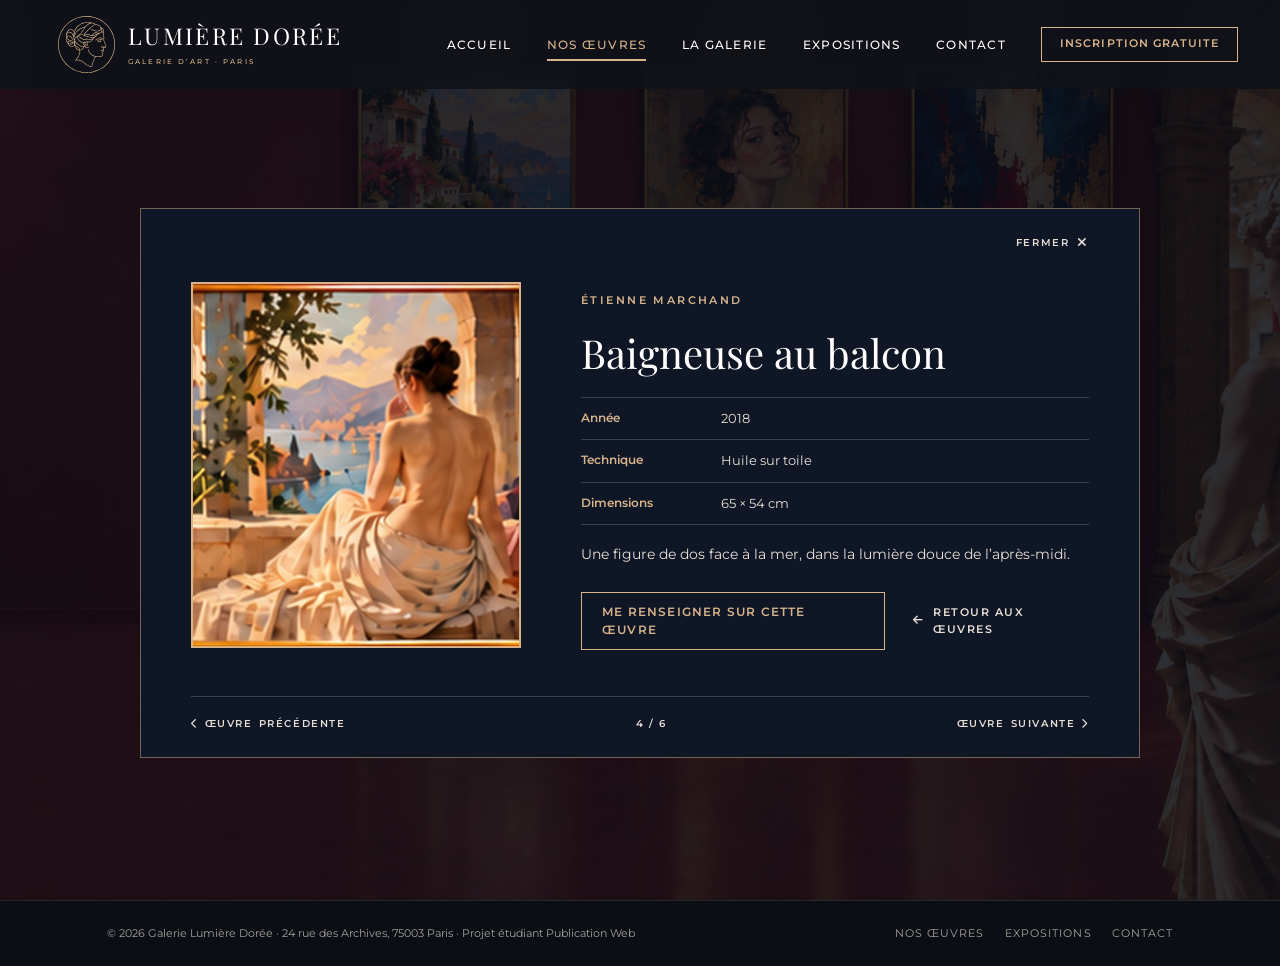
<file: oeuvre-04.html>
<!DOCTYPE html>
<html lang="fr">
<head>
  <meta charset="utf-8">
  <meta name="viewport" content="width=device-width, initial-scale=1">
  <title>Baigneuse au balcon – Étienne Marchand | Galerie Lumière Dorée</title>
  <meta name="description" content="Baigneuse au balcon, huile sur toile d’Étienne Marchand (2018, 65 × 54 cm). Une figure de dos face à la mer, dans la lumière douce de l’après-midi. Prix sur demande à la Galerie Lumière Dorée, Paris.">
  <meta name="author" content="Ege Ulgen, Ezgi Batuk">
  <link rel="canonical" href="https://ege-ulgen.github.io/lumiere-doree/oeuvre-04.html">
  <meta property="og:type" content="website">
  <meta property="og:locale" content="fr_FR">
  <meta property="og:site_name" content="Galerie Lumière Dorée">
  <meta property="og:title" content="Baigneuse au balcon – Étienne Marchand | Galerie Lumière Dorée">
  <meta property="og:description" content="Baigneuse au balcon, huile sur toile d’Étienne Marchand (2018, 65 × 54 cm). Une figure de dos face à la mer, dans la lumière douce de l’après-midi. Prix sur demande à la Galerie Lumière Dorée, Paris.">
  <meta property="og:url" content="https://ege-ulgen.github.io/lumiere-doree/oeuvre-04.html">
  <meta property="og:image" content="https://ege-ulgen.github.io/lumiere-doree/images/hero-galerie.jpg">
  <meta name="theme-color" content="#101319">
  <link rel="icon" href="images/logo-symbole.svg" type="image/svg+xml">
  <link rel="preconnect" href="https://fonts.googleapis.com">
  <link rel="preconnect" href="https://fonts.gstatic.com" crossorigin>
  <link rel="stylesheet" href="https://fonts.googleapis.com/css2?family=Montserrat:wght@400;500;600&amp;family=Playfair+Display:ital,wght@0,400;0,500;1,400&amp;display=swap">
  <link rel="stylesheet" href="https://cdnjs.cloudflare.com/ajax/libs/font-awesome/6.5.2/css/all.min.css" crossorigin="anonymous" referrerpolicy="no-referrer">
  <link rel="stylesheet" href="css/style.css">
</head>
<body class="page-fiche">
  <a class="lien-evitement" href="#contenu">Aller au contenu</a>

  <header class="entete">
    <div class="entete__barre">
      <a class="logo" href="index.html#accueil" aria-label="Galerie Lumière Dorée – retour à l’accueil">
        <img class="logo__symbole" src="images/logo-symbole.svg" alt="" width="64" height="64">
        <span class="logo__texte">
          <span class="logo__nom">LUMIÈRE DORÉE</span>
          <span class="logo__sous-titre">GALERIE D’ART · PARIS</span>
        </span>
      </a>
      <a class="bouton entete__inscription" href="index.html#contact"><span class="texte-court">S’inscrire</span><span class="texte-long">Inscription gratuite</span></a>
    </div>
    <nav class="navigation" aria-label="Navigation principale">
      <ul class="navigation__liste">
          <li><a class="navigation__lien" href="index.html#accueil">Accueil</a></li>
          <li><a class="navigation__lien" href="index.html#oeuvres" aria-current="page">Nos œuvres</a></li>
          <li><a class="navigation__lien" href="index.html#galerie">La galerie</a></li>
          <li><a class="navigation__lien" href="index.html#expositions">Expositions</a></li>
          <li><a class="navigation__lien" href="index.html#contact">Contact</a></li>
      </ul>
    </nav>
  </header>

  <main id="contenu" class="fiche-conteneur">
    <article class="fiche" aria-labelledby="titre-oeuvre">
      <div class="fiche__barre">
        <p class="fiche__numero">4 / 6</p>
        <a class="fiche__fermer" href="index.html#oeuvres">Fermer <i class="fa-solid fa-xmark" aria-hidden="true"></i></a>
      </div>

      <div class="fiche__corps">
        <figure class="fiche__image">
          <img src="images/oeuvre-04-baigneuse-balcon.jpg" alt="Baigneuse au balcon, tableau d’Étienne Marchand" width="660" height="732">
        </figure>

        <div class="fiche__cartel">
          <p class="fiche__artiste">Étienne Marchand</p>
          <h1 class="fiche__titre" id="titre-oeuvre">Baigneuse au balcon</h1>
          <dl class="fiche__infos">
            <div><dt>Année</dt><dd>2018</dd></div>
            <div><dt>Technique</dt><dd>Huile sur toile</dd></div>
            <div><dt>Dimensions</dt><dd>65 × 54 cm</dd></div>
          </dl>
          <p class="fiche__description">Une figure de dos face à la mer, dans la lumière douce de l’après-midi.</p>
          <div class="fiche__actions">
            <a class="bouton" href="index.html#contact">Me renseigner sur cette œuvre</a>
            <a class="fiche__retour" href="index.html#oeuvres"><i class="fa-solid fa-arrow-left" aria-hidden="true"></i> Retour aux œuvres</a>
          </div>
        </div>
      </div>

      <nav class="fiche__navigation" aria-label="Navigation entre les œuvres">
        <a href="oeuvre-03.html" rel="prev" data-touche="ArrowLeft"><i class="fa-solid fa-chevron-left" aria-hidden="true"></i> <span class="texte-desktop">Œuvre</span> précédente</a>
        <p class="fiche__numero">4 / 6</p>
        <a href="oeuvre-05.html" rel="next" data-touche="ArrowRight"><span class="texte-desktop">Œuvre</span> suivante <i class="fa-solid fa-chevron-right" aria-hidden="true"></i></a>
      </nav>
    </article>
  </main>

  <footer class="pied">
    <ul class="pied__liens">
      <li><a href="index.html#oeuvres">Nos œuvres</a></li>
      <li><a href="index.html#expositions">Expositions</a></li>
      <li><a href="index.html#contact">Contact</a></li>
    </ul>
    <p>© 2026 Galerie Lumière Dorée · 24 rue des Archives, 75003 Paris · Projet étudiant Publication Web</p>
  </footer>

  <script src="js/script.js"></script>
</body>
</html>
</file>
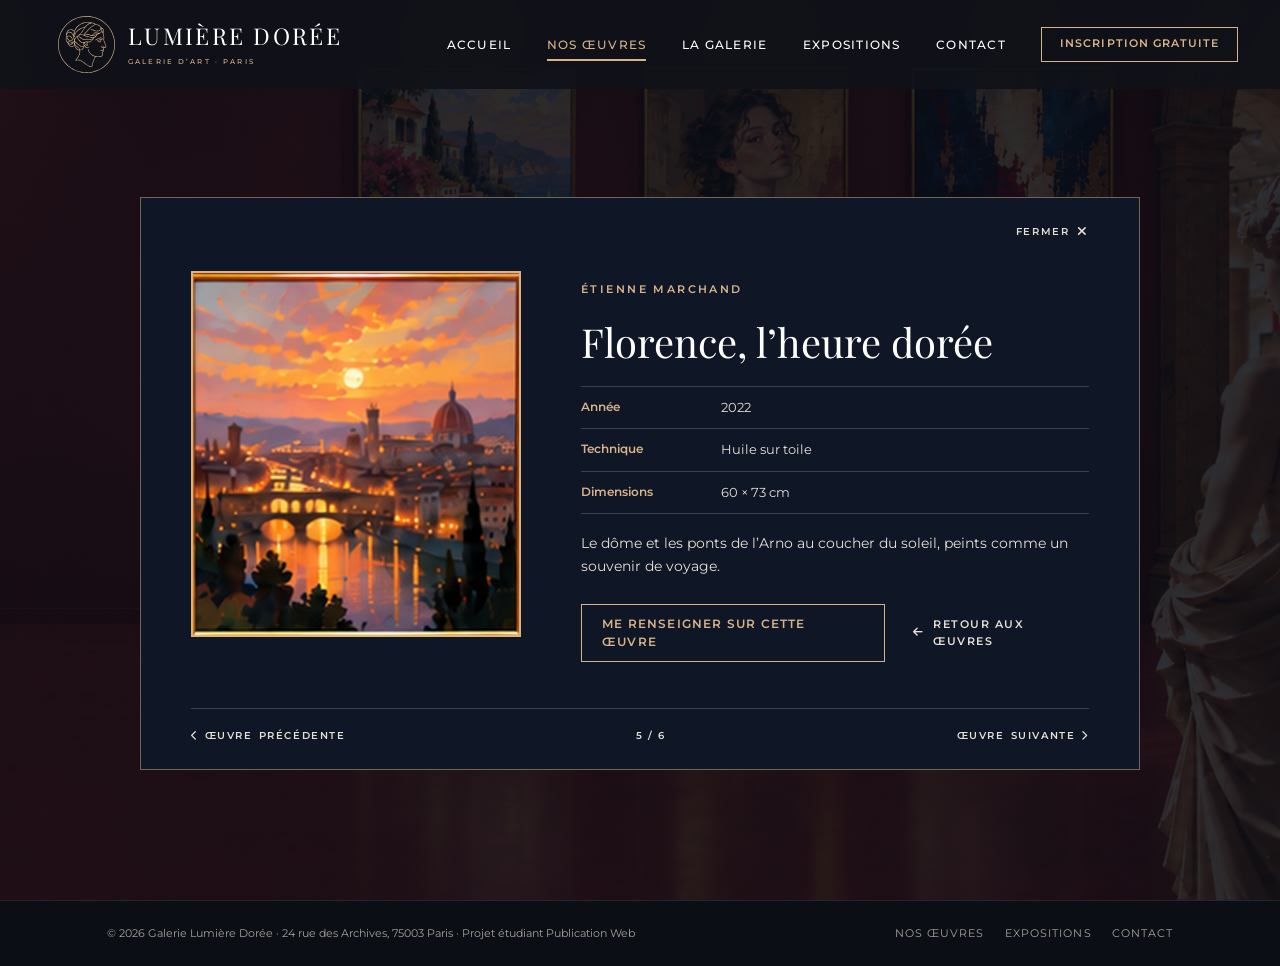
<file: oeuvre-05.html>
<!DOCTYPE html>
<html lang="fr">
<head>
  <meta charset="utf-8">
  <meta name="viewport" content="width=device-width, initial-scale=1">
  <title>Florence, l’heure dorée – Étienne Marchand | Galerie Lumière Dorée</title>
  <meta name="description" content="Florence, l’heure dorée, huile sur toile d’Étienne Marchand (2022, 60 × 73 cm). Le dôme et les ponts de l’Arno au coucher du soleil, peints comme un souvenir de voyage. Prix sur demande à la Galerie Lumière Dorée, Paris.">
  <meta name="author" content="Ege Ulgen, Ezgi Batuk">
  <link rel="canonical" href="https://ege-ulgen.github.io/lumiere-doree/oeuvre-05.html">
  <meta property="og:type" content="website">
  <meta property="og:locale" content="fr_FR">
  <meta property="og:site_name" content="Galerie Lumière Dorée">
  <meta property="og:title" content="Florence, l’heure dorée – Étienne Marchand | Galerie Lumière Dorée">
  <meta property="og:description" content="Florence, l’heure dorée, huile sur toile d’Étienne Marchand (2022, 60 × 73 cm). Le dôme et les ponts de l’Arno au coucher du soleil, peints comme un souvenir de voyage. Prix sur demande à la Galerie Lumière Dorée, Paris.">
  <meta property="og:url" content="https://ege-ulgen.github.io/lumiere-doree/oeuvre-05.html">
  <meta property="og:image" content="https://ege-ulgen.github.io/lumiere-doree/images/hero-galerie.jpg">
  <meta name="theme-color" content="#101319">
  <link rel="icon" href="images/logo-symbole.svg" type="image/svg+xml">
  <link rel="preconnect" href="https://fonts.googleapis.com">
  <link rel="preconnect" href="https://fonts.gstatic.com" crossorigin>
  <link rel="stylesheet" href="https://fonts.googleapis.com/css2?family=Montserrat:wght@400;500;600&amp;family=Playfair+Display:ital,wght@0,400;0,500;1,400&amp;display=swap">
  <link rel="stylesheet" href="https://cdnjs.cloudflare.com/ajax/libs/font-awesome/6.5.2/css/all.min.css" crossorigin="anonymous" referrerpolicy="no-referrer">
  <link rel="stylesheet" href="css/style.css">
</head>
<body class="page-fiche">
  <a class="lien-evitement" href="#contenu">Aller au contenu</a>

  <header class="entete">
    <div class="entete__barre">
      <a class="logo" href="index.html#accueil" aria-label="Galerie Lumière Dorée – retour à l’accueil">
        <img class="logo__symbole" src="images/logo-symbole.svg" alt="" width="64" height="64">
        <span class="logo__texte">
          <span class="logo__nom">LUMIÈRE DORÉE</span>
          <span class="logo__sous-titre">GALERIE D’ART · PARIS</span>
        </span>
      </a>
      <a class="bouton entete__inscription" href="index.html#contact"><span class="texte-court">S’inscrire</span><span class="texte-long">Inscription gratuite</span></a>
    </div>
    <nav class="navigation" aria-label="Navigation principale">
      <ul class="navigation__liste">
          <li><a class="navigation__lien" href="index.html#accueil">Accueil</a></li>
          <li><a class="navigation__lien" href="index.html#oeuvres" aria-current="page">Nos œuvres</a></li>
          <li><a class="navigation__lien" href="index.html#galerie">La galerie</a></li>
          <li><a class="navigation__lien" href="index.html#expositions">Expositions</a></li>
          <li><a class="navigation__lien" href="index.html#contact">Contact</a></li>
      </ul>
    </nav>
  </header>

  <main id="contenu" class="fiche-conteneur">
    <article class="fiche" aria-labelledby="titre-oeuvre">
      <div class="fiche__barre">
        <p class="fiche__numero">5 / 6</p>
        <a class="fiche__fermer" href="index.html#oeuvres">Fermer <i class="fa-solid fa-xmark" aria-hidden="true"></i></a>
      </div>

      <div class="fiche__corps">
        <figure class="fiche__image">
          <img src="images/oeuvre-05-florence-heure-doree.jpg" alt="Florence, l’heure dorée, tableau d’Étienne Marchand" width="660" height="732">
        </figure>

        <div class="fiche__cartel">
          <p class="fiche__artiste">Étienne Marchand</p>
          <h1 class="fiche__titre" id="titre-oeuvre">Florence, l’heure dorée</h1>
          <dl class="fiche__infos">
            <div><dt>Année</dt><dd>2022</dd></div>
            <div><dt>Technique</dt><dd>Huile sur toile</dd></div>
            <div><dt>Dimensions</dt><dd>60 × 73 cm</dd></div>
          </dl>
          <p class="fiche__description">Le dôme et les ponts de l’Arno au coucher du soleil, peints comme un souvenir de voyage.</p>
          <div class="fiche__actions">
            <a class="bouton" href="index.html#contact">Me renseigner sur cette œuvre</a>
            <a class="fiche__retour" href="index.html#oeuvres"><i class="fa-solid fa-arrow-left" aria-hidden="true"></i> Retour aux œuvres</a>
          </div>
        </div>
      </div>

      <nav class="fiche__navigation" aria-label="Navigation entre les œuvres">
        <a href="oeuvre-04.html" rel="prev" data-touche="ArrowLeft"><i class="fa-solid fa-chevron-left" aria-hidden="true"></i> <span class="texte-desktop">Œuvre</span> précédente</a>
        <p class="fiche__numero">5 / 6</p>
        <a href="oeuvre-06.html" rel="next" data-touche="ArrowRight"><span class="texte-desktop">Œuvre</span> suivante <i class="fa-solid fa-chevron-right" aria-hidden="true"></i></a>
      </nav>
    </article>
  </main>

  <footer class="pied">
    <ul class="pied__liens">
      <li><a href="index.html#oeuvres">Nos œuvres</a></li>
      <li><a href="index.html#expositions">Expositions</a></li>
      <li><a href="index.html#contact">Contact</a></li>
    </ul>
    <p>© 2026 Galerie Lumière Dorée · 24 rue des Archives, 75003 Paris · Projet étudiant Publication Web</p>
  </footer>

  <script src="js/script.js"></script>
</body>
</html>
</file>
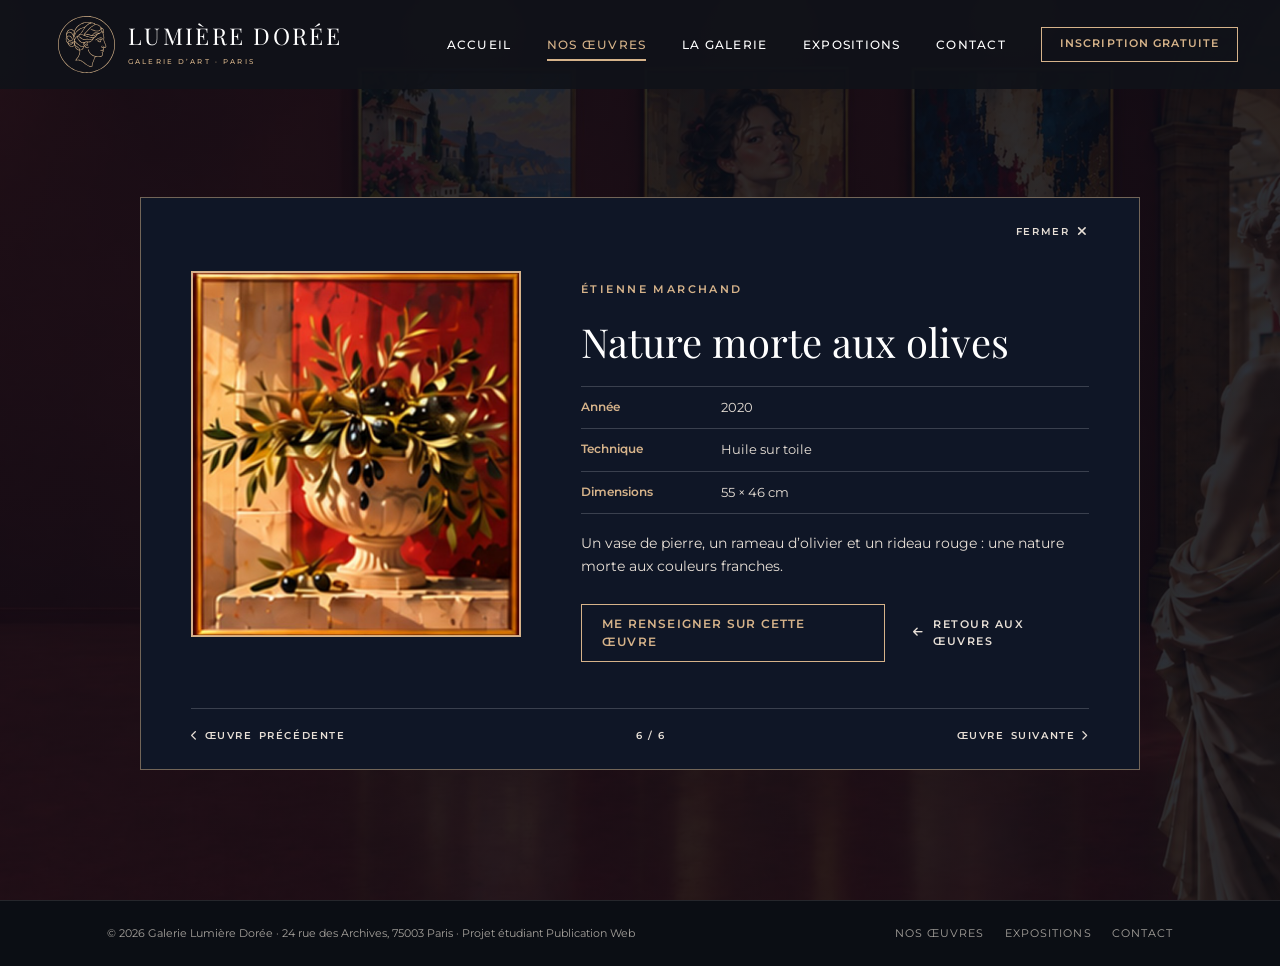
<file: oeuvre-06.html>
<!DOCTYPE html>
<html lang="fr">
<head>
  <meta charset="utf-8">
  <meta name="viewport" content="width=device-width, initial-scale=1">
  <title>Nature morte aux olives – Étienne Marchand | Galerie Lumière Dorée</title>
  <meta name="description" content="Nature morte aux olives, huile sur toile d’Étienne Marchand (2020, 55 × 46 cm). Un vase de pierre, un rameau d’olivier et un rideau rouge : une nature morte aux couleurs franches. Prix sur demande à la Galerie Lumière Dorée, Paris.">
  <meta name="author" content="Ege Ulgen, Ezgi Batuk">
  <link rel="canonical" href="https://ege-ulgen.github.io/lumiere-doree/oeuvre-06.html">
  <meta property="og:type" content="website">
  <meta property="og:locale" content="fr_FR">
  <meta property="og:site_name" content="Galerie Lumière Dorée">
  <meta property="og:title" content="Nature morte aux olives – Étienne Marchand | Galerie Lumière Dorée">
  <meta property="og:description" content="Nature morte aux olives, huile sur toile d’Étienne Marchand (2020, 55 × 46 cm). Un vase de pierre, un rameau d’olivier et un rideau rouge : une nature morte aux couleurs franches. Prix sur demande à la Galerie Lumière Dorée, Paris.">
  <meta property="og:url" content="https://ege-ulgen.github.io/lumiere-doree/oeuvre-06.html">
  <meta property="og:image" content="https://ege-ulgen.github.io/lumiere-doree/images/hero-galerie.jpg">
  <meta name="theme-color" content="#101319">
  <link rel="icon" href="images/logo-symbole.svg" type="image/svg+xml">
  <link rel="preconnect" href="https://fonts.googleapis.com">
  <link rel="preconnect" href="https://fonts.gstatic.com" crossorigin>
  <link rel="stylesheet" href="https://fonts.googleapis.com/css2?family=Montserrat:wght@400;500;600&amp;family=Playfair+Display:ital,wght@0,400;0,500;1,400&amp;display=swap">
  <link rel="stylesheet" href="https://cdnjs.cloudflare.com/ajax/libs/font-awesome/6.5.2/css/all.min.css" crossorigin="anonymous" referrerpolicy="no-referrer">
  <link rel="stylesheet" href="css/style.css">
</head>
<body class="page-fiche">
  <a class="lien-evitement" href="#contenu">Aller au contenu</a>

  <header class="entete">
    <div class="entete__barre">
      <a class="logo" href="index.html#accueil" aria-label="Galerie Lumière Dorée – retour à l’accueil">
        <img class="logo__symbole" src="images/logo-symbole.svg" alt="" width="64" height="64">
        <span class="logo__texte">
          <span class="logo__nom">LUMIÈRE DORÉE</span>
          <span class="logo__sous-titre">GALERIE D’ART · PARIS</span>
        </span>
      </a>
      <a class="bouton entete__inscription" href="index.html#contact"><span class="texte-court">S’inscrire</span><span class="texte-long">Inscription gratuite</span></a>
    </div>
    <nav class="navigation" aria-label="Navigation principale">
      <ul class="navigation__liste">
          <li><a class="navigation__lien" href="index.html#accueil">Accueil</a></li>
          <li><a class="navigation__lien" href="index.html#oeuvres" aria-current="page">Nos œuvres</a></li>
          <li><a class="navigation__lien" href="index.html#galerie">La galerie</a></li>
          <li><a class="navigation__lien" href="index.html#expositions">Expositions</a></li>
          <li><a class="navigation__lien" href="index.html#contact">Contact</a></li>
      </ul>
    </nav>
  </header>

  <main id="contenu" class="fiche-conteneur">
    <article class="fiche" aria-labelledby="titre-oeuvre">
      <div class="fiche__barre">
        <p class="fiche__numero">6 / 6</p>
        <a class="fiche__fermer" href="index.html#oeuvres">Fermer <i class="fa-solid fa-xmark" aria-hidden="true"></i></a>
      </div>

      <div class="fiche__corps">
        <figure class="fiche__image">
          <img src="images/oeuvre-06-nature-morte-olives.jpg" alt="Nature morte aux olives, tableau d’Étienne Marchand" width="660" height="732">
        </figure>

        <div class="fiche__cartel">
          <p class="fiche__artiste">Étienne Marchand</p>
          <h1 class="fiche__titre" id="titre-oeuvre">Nature morte aux olives</h1>
          <dl class="fiche__infos">
            <div><dt>Année</dt><dd>2020</dd></div>
            <div><dt>Technique</dt><dd>Huile sur toile</dd></div>
            <div><dt>Dimensions</dt><dd>55 × 46 cm</dd></div>
          </dl>
          <p class="fiche__description">Un vase de pierre, un rameau d’olivier et un rideau rouge : une nature morte aux couleurs franches.</p>
          <div class="fiche__actions">
            <a class="bouton" href="index.html#contact">Me renseigner sur cette œuvre</a>
            <a class="fiche__retour" href="index.html#oeuvres"><i class="fa-solid fa-arrow-left" aria-hidden="true"></i> Retour aux œuvres</a>
          </div>
        </div>
      </div>

      <nav class="fiche__navigation" aria-label="Navigation entre les œuvres">
        <a href="oeuvre-05.html" rel="prev" data-touche="ArrowLeft"><i class="fa-solid fa-chevron-left" aria-hidden="true"></i> <span class="texte-desktop">Œuvre</span> précédente</a>
        <p class="fiche__numero">6 / 6</p>
        <a href="oeuvre-01.html" rel="next" data-touche="ArrowRight"><span class="texte-desktop">Œuvre</span> suivante <i class="fa-solid fa-chevron-right" aria-hidden="true"></i></a>
      </nav>
    </article>
  </main>

  <footer class="pied">
    <ul class="pied__liens">
      <li><a href="index.html#oeuvres">Nos œuvres</a></li>
      <li><a href="index.html#expositions">Expositions</a></li>
      <li><a href="index.html#contact">Contact</a></li>
    </ul>
    <p>© 2026 Galerie Lumière Dorée · 24 rue des Archives, 75003 Paris · Projet étudiant Publication Web</p>
  </footer>

  <script src="js/script.js"></script>
</body>
</html>
</file>
<file: css/style.css>
:root {
  --bleu-nuit: #101319;
  --bleu-profond: #0f1626;
  --cuivre: #d6b38a;
  --cuivre-fonce: #c8894e;
  --bronze: #b08452;
  --ivoire: #e7dfd6;
  --ivoire-clair: #f6efe5;
  --rouge-galerie: #840f0c;
  --rouge-expo: #5c0a14;
  --marine: #263449;
  --gris-texte: #3c3e46;
  --ligne: #3a404e;
  --erreur: #f0837c;
  --blanc: #ffffff;

  --police-titre: "Playfair Display", Georgia, "Times New Roman", serif;
  --police-texte: "Montserrat", Arial, Helvetica, sans-serif;

  --transition: 0.3s ease;
  --hauteur-entete: 139px;
}

*,
*::before,
*::after {
  box-sizing: border-box;
}

html {
  scroll-behavior: smooth;
}

body {
  margin: 0;
  overflow-x: hidden;
  background-color: var(--bleu-nuit);
  color: var(--ivoire);
  font-family: var(--police-texte);
  font-size: 14px;
  line-height: 1.5;
  -webkit-font-smoothing: antialiased;
}

img {
  display: block;
  max-width: 100%;
  height: auto;
}

a {
  color: inherit;
  text-decoration: none;
}

h1,
h2,
h3,
p,
ul,
dl,
dd,
figure {
  margin: 0;
  padding: 0;
}

ul {
  list-style: none;
}

section[id] {
  scroll-margin-top: var(--hauteur-entete);
}

:focus-visible {
  outline: 2px solid var(--cuivre);
  outline-offset: 3px;
}

.visuellement-cache {
  position: absolute;
  width: 1px;
  height: 1px;
  overflow: hidden;
  clip: rect(0 0 0 0);
  white-space: nowrap;
}

.lien-evitement {
  position: absolute;
  top: -60px;
  left: 16px;
  z-index: 200;
  padding: 10px 18px;
  background-color: var(--cuivre);
  color: var(--bleu-profond);
  font-weight: 600;
  transition: top var(--transition);
}

.lien-evitement:focus {
  top: 12px;
}

.surtitre {
  font-size: 11px;
  font-weight: 600;
  letter-spacing: 0.2em;
  text-transform: uppercase;
}

.filet {
  display: block;
  width: 40px;
  height: 1px;
  background-color: var(--cuivre);
}

.bouton {
  display: inline-flex;
  align-items: center;
  justify-content: center;
  padding: 10px 20px;
  border: 1px solid var(--cuivre);
  background-color: transparent;
  color: var(--cuivre);
  font-family: var(--police-texte);
  font-size: 12px;
  font-weight: 600;
  letter-spacing: 0.1em;
  text-transform: uppercase;
  cursor: pointer;
  transition: background-color var(--transition), color var(--transition), transform var(--transition);
}

.bouton:hover,
.bouton:focus-visible {
  background-color: var(--cuivre);
  color: var(--bleu-profond);
}

.bouton:active {
  transform: translateY(1px);
}

.bouton--grand {
  padding: 12px 21px;
  font-size: 13px;
  font-weight: 500;
  letter-spacing: 0.04em;
}

.bouton--marine {
  border-color: var(--marine);
  color: var(--marine);
}

.bouton--marine:hover,
.bouton--marine:focus-visible {
  background-color: var(--marine);
  color: var(--blanc);
}

.bouton--plein {
  width: 100%;
  padding: 15px 20px;
  border-color: var(--cuivre-fonce);
  background-color: var(--cuivre-fonce);
  color: var(--bleu-profond);
}

.bouton--plein:hover,
.bouton--plein:focus-visible {
  border-color: var(--cuivre);
  background-color: var(--cuivre);
}

.lien-fleche {
  display: inline-flex;
  align-items: center;
  gap: 8px;
  color: var(--cuivre);
  font-size: 10px;
  font-weight: 600;
  letter-spacing: 0.2em;
  text-transform: uppercase;
  transition: gap var(--transition), color var(--transition);
}

.lien-fleche:hover,
.lien-fleche:focus-visible {
  gap: 14px;
  color: var(--blanc);
}

.logo {
  display: inline-flex;
  align-items: center;
  gap: 14px;
  color: var(--blanc);
}

.logo__symbole {
  width: 44px;
  height: 44px;
  flex-shrink: 0;
  transition: transform 0.6s ease;
}

.logo:hover .logo__symbole {
  transform: rotate(-8deg);
}

.logo__texte {
  display: flex;
  flex-direction: column;
}

.logo__nom {
  font-family: var(--police-titre);
  font-size: 17px;
  letter-spacing: 0.12em;
  line-height: 1.2;
  white-space: nowrap;
}

.logo__sous-titre {
  margin-top: 4px;
  color: var(--cuivre);
  font-size: 6px;
  font-weight: 500;
  letter-spacing: 0.3em;
  white-space: nowrap;
}

.js .apparition {
  opacity: 0;
  transform: translateY(28px);
  transition: opacity 0.8s ease, transform 0.8s ease;
}

.js .apparition.est-visible {
  opacity: 1;
  transform: none;
}

@keyframes monter {
  from {
    opacity: 0;
    transform: translateY(24px);
  }

  to {
    opacity: 1;
    transform: none;
  }
}

@keyframes rebond {
  0%,
  100% {
    transform: translateY(0);
  }

  50% {
    transform: translateY(5px);
  }
}

@keyframes ouverture-fiche {
  from {
    opacity: 0;
    transform: translateY(20px) scale(0.96);
  }

  to {
    opacity: 1;
    transform: none;
  }
}

@keyframes fondu {
  from {
    opacity: 0;
  }

  to {
    opacity: 1;
  }
}

.entete {
  position: sticky;
  top: 0;
  z-index: 100;
  background-color: var(--bleu-nuit);
  transition: background-color var(--transition), box-shadow var(--transition);
}

.entete__barre {
  display: flex;
  align-items: center;
  justify-content: space-between;
  gap: 16px;
  padding: 25px 24px;
}

.entete__inscription {
  padding: 10px 14px;
  white-space: nowrap;
}

.entete__inscription .texte-long {
  display: none;
}

.navigation {
  border-top: 1px solid rgba(231, 223, 214, 0.18);
  border-bottom: 1px solid rgba(231, 223, 214, 0.18);
}

.navigation__liste {
  display: flex;
  justify-content: space-between;
  gap: 12px;
  padding: 16px 24px;
  overflow-x: auto;
}

.navigation__lien {
  position: relative;
  display: inline-block;
  padding-bottom: 4px;
  color: var(--blanc);
  font-size: 10px;
  font-weight: 500;
  letter-spacing: 0.04em;
  text-transform: uppercase;
  white-space: nowrap;
  transition: color var(--transition);
}

.navigation__lien::after {
  content: "";
  position: absolute;
  left: 0;
  bottom: -2px;
  width: 100%;
  height: 2px;
  background-color: var(--cuivre);
  transform: scaleX(0);
  transform-origin: left;
  transition: transform var(--transition);
}

.navigation__lien:hover,
.navigation__lien:focus-visible,
.navigation__lien[aria-current="true"],
.navigation__lien[aria-current="page"] {
  color: var(--cuivre);
}

.navigation__lien:hover::after,
.navigation__lien:focus-visible::after,
.navigation__lien[aria-current="true"]::after,
.navigation__lien[aria-current="page"]::after {
  transform: scaleX(1);
}

.accueil {
  background-color: var(--bleu-nuit);
}

.accueil__contenu {
  display: flex;
  flex-direction: column;
  align-items: flex-start;
  gap: 24px;
  padding: 46px 24px 38px;
}

.accueil__surtitre {
  color: var(--blanc);
  font-size: 10px;
  font-weight: 500;
  text-transform: uppercase;
  animation: monter 0.9s ease both;
}

.accueil__titre {
  color: var(--blanc);
  font-family: var(--police-titre);
  font-size: 34px;
  font-weight: 400;
  line-height: 1.4;
  animation: monter 0.9s 0.15s ease both;
}

.accueil__titre span {
  display: block;
  color: var(--cuivre);
}

.accueil__accroche {
  color: var(--ivoire);
  font-size: 13px;
  font-weight: 500;
  letter-spacing: 0.1em;
  animation: monter 0.9s 0.3s ease both;
}

.accueil .bouton {
  animation: monter 0.9s 0.45s ease both;
}

.accueil__infos {
  color: var(--ivoire);
  font-size: 11px;
  font-weight: 500;
  letter-spacing: 0.05em;
  animation: monter 0.9s 0.6s ease both;
}

.accueil__defiler {
  display: none;
}

.accueil__image {
  height: 300px;
  background: url("../images/hero-galerie.jpg") 78% center / cover no-repeat;
}

.oeuvres {
  padding: 56px 24px;
  background-color: var(--rouge-galerie);
}

.oeuvres__entete {
  display: flex;
  flex-direction: column;
  gap: 20px;
}

.oeuvres__surtitre {
  color: var(--ivoire);
}

.oeuvres__titre {
  color: var(--blanc);
  font-family: var(--police-titre);
  font-size: 34px;
  font-weight: 500;
  line-height: 1.15;
}

.oeuvres__intro {
  color: var(--blanc);
  font-family: var(--police-titre);
  font-size: 18px;
  font-weight: 500;
  line-height: 1.6;
}

.oeuvres__indication {
  margin-top: 4px;
  color: var(--ivoire);
  font-size: 12px;
  font-weight: 500;
  letter-spacing: 0.03em;
}

.oeuvres__nombre {
  margin-top: -12px;
  color: rgba(231, 223, 214, 0.75);
  font-size: 11px;
  font-weight: 500;
  letter-spacing: 0.03em;
}

.oeuvres__grille {
  display: grid;
  grid-template-columns: repeat(2, 1fr);
  gap: 14px 22px;
  margin-top: 32px;
}

.oeuvre {
  position: relative;
  display: block;
  box-shadow: 0 10px 24px rgba(0, 0, 0, 0.35);
}

.oeuvre img {
  width: 100%;
  aspect-ratio: 660 / 732;
  object-fit: cover;
}

.oeuvre::before {
  content: "";
  position: absolute;
  inset: -7px;
  border: 2px solid var(--cuivre);
  opacity: 0;
  transition: opacity var(--transition);
  pointer-events: none;
}

.oeuvre::after {
  content: "";
  position: absolute;
  inset: 0;
  background-color: rgba(0, 0, 0, 0.4);
  opacity: 0;
  transition: opacity var(--transition);
}

.oeuvre__bandeau {
  position: absolute;
  right: 2px;
  bottom: 2px;
  left: 2px;
  z-index: 1;
  display: flex;
  flex-direction: column;
  gap: 4px;
  padding: 8px 10px;
  background-color: rgba(15, 22, 38, 0.85);
  opacity: 0;
  transform: translateY(8px);
  transition: opacity var(--transition), transform var(--transition);
}

.oeuvre__titre {
  color: var(--blanc);
  font-family: var(--police-texte);
  font-size: 12px;
  line-height: 1.3;
}

.oeuvre__voir {
  color: var(--cuivre);
  font-size: 8px;
  font-weight: 600;
  letter-spacing: 0.12em;
}

.oeuvre:hover::before,
.oeuvre:focus-visible::before,
.oeuvre:hover::after,
.oeuvre:focus-visible::after,
.oeuvre:hover .oeuvre__bandeau,
.oeuvre:focus-visible .oeuvre__bandeau {
  opacity: 1;
  transform: none;
}

.oeuvre:focus-visible {
  outline: none;
}

.oeuvres__artistes {
  display: flex;
  flex-direction: column;
  align-items: center;
  gap: 10px;
  margin-top: 40px;
  text-align: center;
}

.oeuvres__artistes .surtitre {
  font-size: 9px;
  letter-spacing: 0.26em;
}

.oeuvres__noms {
  color: var(--blanc);
  font-family: var(--police-titre);
  font-size: 19px;
  font-style: italic;
  line-height: 1.45;
}

.oeuvres__noms li {
  display: inline;
}

.oeuvres__noms li + li::before {
  content: "\00a0\00a0·\00a0\00a0";
}

.oeuvres__artistes .filet {
  width: 120px;
  margin-top: 6px;
  opacity: 0.6;
}

.galerie {
  position: relative;
  overflow: hidden;
  padding: 72px 24px 72px;
  background: linear-gradient(90deg, rgba(246, 239, 229, 0.94) 0%, rgba(246, 239, 229, 0.9) 55%, rgba(246, 239, 229, 0.82) 73%, rgba(246, 239, 229, 0.1) 100%), url("../images/galerie-lumineuse.jpg") right center / auto 100% no-repeat;
  background-color: var(--ivoire-clair);
  color: var(--gris-texte);
}

.galerie__texte {
  display: flex;
  flex-direction: column;
}

.galerie__surtitre {
  color: var(--bronze);
}

.galerie__titre {
  margin-top: 14px;
  color: var(--marine);
  font-family: var(--police-titre);
  font-size: 30px;
  font-weight: 500;
  line-height: 1.2;
}

.galerie__sous-titre {
  margin-top: 14px;
  color: var(--marine);
  font-family: var(--police-titre);
  font-size: 19px;
  font-style: italic;
}

.galerie__portrait {
  position: relative;
  margin: 24px 12px 0 0;
}

.galerie__cadre {
  position: relative;
}

.galerie__cadre::before {
  content: "";
  position: absolute;
  top: 12px;
  left: 12px;
  width: 100%;
  height: 100%;
  border: 1px solid var(--bronze);
}

.galerie__portrait img {
  position: relative;
  width: 100%;
  aspect-ratio: 400 / 497;
  object-fit: cover;
}

.galerie__portrait figcaption {
  margin-top: 30px;
  color: var(--gris-texte);
  font-family: var(--police-titre);
  font-size: 13px;
  font-style: italic;
}

.galerie__presentation {
  margin-top: 24px;
  font-size: 14px;
  line-height: 1.65;
}

.galerie__roles {
  display: flex;
  flex-direction: column;
  gap: 22px;
  margin-top: 30px;
}

.role {
  padding-top: 12px;
  border-top: 2px solid var(--cuivre-fonce);
  border-image: linear-gradient(90deg, var(--cuivre-fonce) 28px, transparent 28px) 1;
}

.role__titre {
  color: var(--marine);
  font-family: var(--police-titre);
  font-size: 20px;
  font-weight: 400;
}

.role__texte {
  margin-top: 6px;
  font-size: 12px;
  line-height: 1.6;
}

.galerie .bouton {
  margin-top: 30px;
}

.expositions {
  position: relative;
  padding: 56px 24px;
  background-color: var(--rouge-expo);
}

.expositions__statue {
  display: none;
}

.expositions__titre {
  color: var(--blanc);
  font-family: var(--police-titre);
  font-size: 34px;
  font-weight: 500;
  line-height: 1.2;
}

.expositions__intro {
  margin-top: 12px;
  color: var(--ivoire);
  font-family: var(--police-titre);
  font-size: 17px;
  font-style: italic;
}

.expositions__liste {
  display: grid;
  gap: 28px;
  margin-top: 32px;
}

.exposition {
  display: flex;
  flex-direction: column;
  gap: 10px;
  padding: 16px;
  border: 1px solid rgba(214, 179, 138, 0.3);
  background-color: rgba(20, 8, 16, 0.55);
  transition: border-color var(--transition), transform var(--transition);
}

.exposition:hover {
  border-color: rgba(214, 179, 138, 0.8);
  transform: translateY(-4px);
}

.exposition__image {
  overflow: hidden;
}

.exposition__image img {
  width: 100%;
  aspect-ratio: 313 / 347;
  object-fit: cover;
  transition: transform 0.8s ease;
}

.exposition:hover .exposition__image img {
  transform: scale(1.04);
}

.exposition__statut {
  margin-top: 4px;
  color: var(--cuivre);
  font-size: 11px;
  font-weight: 600;
  letter-spacing: 0.2em;
  text-transform: uppercase;
}

.exposition__titre {
  color: var(--blanc);
  font-family: var(--police-titre);
  font-size: 26px;
  font-weight: 400;
  line-height: 1.25;
}

.exposition__theme {
  color: var(--ivoire);
  font-family: var(--police-titre);
  font-size: 17px;
  font-style: italic;
}

.exposition__dates {
  color: var(--ivoire);
  font-size: 13px;
}

.exposition .bouton,
.exposition .lien-fleche {
  align-self: flex-start;
  margin-top: 4px;
}

.contact {
  background-color: var(--bleu-nuit);
}

.contact__presentation {
  padding: 48px 24px 32px;
}

.contact__surtitre {
  color: var(--cuivre);
}

.contact__titre {
  margin-top: 12px;
  color: var(--blanc);
  font-family: var(--police-titre);
  font-size: 31px;
  font-weight: 400;
  line-height: 1.2;
}

.contact__sous-titre {
  margin-top: 12px;
  color: var(--ivoire);
  font-family: var(--police-titre);
  font-size: 17px;
  font-style: italic;
}

.contact__image {
  height: 250px;
  background: url("../images/galerie-contact.jpg") 85% center / cover no-repeat;
}

.contact__infos {
  margin: 28px 24px 0;
  border-top: 1px solid #46506a;
}

.info {
  display: flex;
  flex-direction: column;
  gap: 4px;
  padding: 12px 0;
  border-bottom: 1px solid #46506a;
}

.info dt {
  color: var(--cuivre);
  font-size: 11px;
  font-weight: 600;
}

.info dd {
  color: var(--ivoire);
  font-size: 13px;
}

.info address {
  font-style: normal;
}

.info a {
  transition: color var(--transition);
}

.info a:hover,
.info a:focus-visible {
  color: var(--cuivre);
}

.contact__formulaire {
  padding: 32px 24px 56px;
}

.formulaire {
  padding: 30px 20px;
  border: 1px solid rgba(214, 179, 138, 0.45);
  background-color: rgba(12, 18, 34, 0.88);
}

.formulaire__titre {
  color: var(--blanc);
  font-family: var(--police-titre);
  font-size: 26px;
  font-weight: 400;
  line-height: 1.3;
}

.formulaire__intro {
  margin-top: 14px;
  font-size: 12px;
  line-height: 1.5;
}

.formulaire__alerte {
  display: none;
  margin-top: 18px;
  padding: 9px 12px;
  border: 1px solid var(--erreur);
  background-color: rgba(240, 131, 124, 0.14);
  color: var(--erreur);
  font-size: 12px;
  font-weight: 600;
}

.formulaire__alerte.est-visible {
  display: block;
  animation: fondu 0.3s ease;
}

.formulaire__ligne {
  display: grid;
  gap: 16px;
}

.champ {
  display: flex;
  flex-direction: column;
  gap: 8px;
  margin-top: 18px;
}

.champ label,
.formulaire__legende {
  color: var(--ivoire);
  font-size: 12px;
  font-weight: 600;
}

.champ input {
  width: 100%;
  height: 44px;
  padding: 0 14px;
  border: 1px solid rgba(231, 223, 214, 0.3);
  border-radius: 0;
  background-color: rgba(255, 255, 255, 0.06);
  color: var(--ivoire);
  font-family: var(--police-texte);
  font-size: 14px;
  transition: border-color var(--transition), background-color var(--transition);
}

.champ input::placeholder {
  color: rgba(231, 223, 214, 0.55);
}

.champ input:hover {
  border-color: rgba(231, 223, 214, 0.6);
}

.champ input:focus {
  border-color: var(--cuivre);
  outline: none;
  background-color: rgba(255, 255, 255, 0.09);
}

.champ__erreur {
  display: none;
  color: var(--erreur);
  font-size: 11px;
}

.champ.est-en-erreur input {
  border: 1.5px solid var(--erreur);
}

.champ.est-en-erreur .champ__erreur {
  display: block;
}

.formulaire__choix {
  margin: 18px 0 0;
  padding: 0;
  border: 0;
}

.formulaire__cases {
  display: flex;
  flex-wrap: wrap;
  gap: 10px 22px;
  margin-top: 10px;
}

.case {
  position: relative;
  display: inline-flex;
  align-items: flex-start;
  gap: 10px;
  color: var(--ivoire);
  font-size: 12px;
  cursor: pointer;
}

.case input {
  position: absolute;
  opacity: 0;
}

.case__boite {
  position: relative;
  flex-shrink: 0;
  width: 16px;
  height: 16px;
  margin-top: 1px;
  border: 1px solid rgba(231, 223, 214, 0.6);
  transition: background-color var(--transition), border-color var(--transition);
}

.case__boite::after {
  content: "";
  position: absolute;
  top: 2px;
  left: 5px;
  width: 4px;
  height: 8px;
  border: solid var(--bleu-profond);
  border-width: 0 2px 2px 0;
  transform: rotate(45deg) scale(0);
  transition: transform 0.2s ease;
}

.case input:checked + .case__boite {
  border-color: var(--cuivre);
  background-color: var(--cuivre);
}

.case input:checked + .case__boite::after {
  transform: rotate(45deg) scale(1);
}

.case input:focus-visible + .case__boite {
  outline: 2px solid var(--cuivre);
  outline-offset: 2px;
}

.case--consentement {
  margin-top: 18px;
}

.case--consentement.est-en-erreur {
  color: var(--erreur);
}

.case--consentement.est-en-erreur .case__boite {
  border-color: var(--erreur);
}

.formulaire .bouton--plein {
  margin-top: 24px;
}

.formulaire__mention {
  margin-top: 18px;
  color: rgba(231, 223, 214, 0.7);
  font-size: 11px;
}

.pied {
  padding: 28px 24px;
  border-top: 1px solid rgba(231, 223, 214, 0.12);
  background-color: #0b0e14;
  color: rgba(231, 223, 214, 0.7);
  font-size: 11px;
  text-align: center;
}

.pied__liens {
  display: flex;
  flex-wrap: wrap;
  justify-content: center;
  gap: 8px 20px;
  margin-bottom: 12px;
}

.pied__liens a {
  letter-spacing: 0.1em;
  text-transform: uppercase;
  transition: color var(--transition);
}

.pied__liens a:hover,
.pied__liens a:focus-visible {
  color: var(--cuivre);
}

.page-fiche {
  min-height: 100vh;
  background: linear-gradient(rgba(8, 12, 22, 0.85), rgba(8, 12, 22, 0.85)), url("../images/salle-collection.jpg") center / cover fixed no-repeat;
  background-color: #080c16;
}

.fiche-conteneur {
  display: flex;
  justify-content: center;
  padding: 40px 20px 60px;
}

.fiche {
  width: 100%;
  max-width: 353px;
  padding: 18px 20px 20px;
  border: 1px solid rgba(214, 179, 138, 0.5);
  background-color: var(--bleu-profond);
  animation: ouverture-fiche 0.6s ease both;
}

.fiche__barre {
  display: flex;
  align-items: center;
  justify-content: space-between;
}

.fiche__numero,
.fiche__fermer,
.fiche__navigation a,
.fiche__retour {
  color: var(--ivoire);
  font-size: 10px;
  font-weight: 600;
  letter-spacing: 0.16em;
  text-transform: uppercase;
}

.fiche__fermer {
  display: inline-flex;
  align-items: center;
  gap: 8px;
  transition: color var(--transition);
}

.fiche__fermer i {
  font-size: 13px;
  transition: transform var(--transition);
}

.fiche__fermer:hover,
.fiche__fermer:focus-visible {
  color: var(--cuivre);
}

.fiche__fermer:hover i {
  transform: rotate(90deg);
}

.fiche__corps {
  display: flex;
  flex-direction: column;
  gap: 14px;
  margin-top: 14px;
}

.fiche__image {
  width: 240px;
  margin: 0 auto;
  border: 1px solid var(--cuivre);
}

.fiche__image img {
  width: 100%;
  aspect-ratio: 330 / 366;
  object-fit: cover;
}

.fiche__cartel {
  display: flex;
  flex-direction: column;
  gap: 14px;
}

.fiche__artiste {
  color: var(--cuivre);
  font-size: 10px;
  font-weight: 600;
  letter-spacing: 0.22em;
  text-transform: uppercase;
}

.fiche__titre {
  color: var(--blanc);
  font-family: var(--police-titre);
  font-size: 26px;
  font-weight: 400;
  line-height: 1.3;
}

.fiche__infos {
  border-top: 1px solid var(--ligne);
}

.fiche__infos div {
  display: grid;
  grid-template-columns: 105px 1fr;
  padding: 9px 0;
  border-bottom: 1px solid var(--ligne);
}

.fiche__infos dt {
  color: var(--cuivre);
  font-size: 11px;
  font-weight: 600;
}

.fiche__infos dd {
  color: var(--ivoire);
  font-size: 12px;
}

.fiche__description {
  color: var(--ivoire);
  font-size: 13px;
  line-height: 1.62;
}

.fiche__actions {
  display: flex;
  flex-direction: column;
  align-items: center;
  gap: 14px;
}

.fiche__actions .bouton {
  width: 100%;
}

.fiche__retour {
  display: inline-flex;
  align-items: center;
  gap: 8px;
  letter-spacing: 0.14em;
  transition: color var(--transition), gap var(--transition);
}

.fiche__retour:hover,
.fiche__retour:focus-visible {
  gap: 12px;
  color: var(--cuivre);
}

.fiche__navigation {
  display: flex;
  align-items: center;
  justify-content: space-between;
  margin-top: 14px;
  padding-top: 14px;
  border-top: 1px solid var(--ligne);
}

.fiche__navigation a {
  display: inline-flex;
  align-items: center;
  gap: 6px;
  transition: color var(--transition);
}

.fiche__navigation a:hover,
.fiche__navigation a:focus-visible {
  color: var(--cuivre);
}

.fiche__navigation .fiche__numero {
  display: none;
}

.texte-desktop {
  display: none;
}

.page-merci {
  display: flex;
  min-height: 100vh;
  flex-direction: column;
}

.merci {
  display: flex;
  flex: 1;
  align-items: center;
  justify-content: center;
  padding: 56px 24px;
  background: linear-gradient(90deg, rgba(11, 16, 30, 0.86), rgba(11, 16, 30, 0.6)), url("../images/galerie-contact.jpg") center / cover no-repeat;
}

.merci__carte {
  width: 100%;
  max-width: 500px;
  padding: 40px 28px;
  border: 1px solid rgba(214, 179, 138, 0.45);
  background-color: rgba(12, 18, 34, 0.9);
  text-align: center;
  animation: ouverture-fiche 0.7s ease both;
}

.merci__icone {
  color: var(--cuivre);
  font-size: 54px;
}

.merci__titre {
  margin-top: 20px;
  color: var(--blanc);
  font-family: var(--police-titre);
  font-size: 32px;
  font-weight: 400;
}

.merci__message {
  margin-top: 14px;
  color: var(--ivoire);
  font-size: 14px;
  line-height: 1.65;
}

.merci__liens {
  display: flex;
  flex-direction: column;
  align-items: center;
  gap: 18px;
  margin-top: 28px;
}

@media (min-width: 600px) {
  .accueil__contenu,
  .oeuvres > *,
  .galerie > *,
  .expositions > *,
  .contact__presentation,
  .contact__infos,
  .contact__formulaire {
    max-width: 640px;
    margin-right: auto;
    margin-left: auto;
  }

  .contact__infos {
    width: calc(100% - 48px);
  }

  .accueil__titre,
  .oeuvres__titre,
  .expositions__titre {
    font-size: 44px;
  }

  .accueil__image {
    height: 380px;
  }

  .oeuvres__grille {
    grid-template-columns: repeat(3, 1fr);
  }

  .galerie__portrait {
    max-width: 400px;
  }

  .galerie__roles {
    flex-direction: row;
    gap: 20px;
  }

  .role {
    flex: 1;
  }

  .expositions__liste {
    grid-template-columns: repeat(2, 1fr);
  }

  .formulaire {
    padding: 34px 33px;
  }

  .formulaire__ligne {
    grid-template-columns: 1fr 1fr;
  }

  .fiche {
    max-width: 480px;
  }
}

@media (min-width: 900px) {
  :root {
    --u: calc(100vw / 1440);
    --hauteur-entete: 0px;
  }

    .entete {
    position: fixed;
    right: 0;
    left: 0;
    display: flex;
    align-items: center;
    justify-content: space-between;
    height: calc(100 * var(--u));
    padding: 0 calc(47 * var(--u)) 0 calc(65 * var(--u));
    background-color: transparent;
  }

  .entete.est-defilee {
    background-color: rgba(16, 19, 25, 0.94);
    box-shadow: 0 6px 24px rgba(0, 0, 0, 0.35);
  }

  .entete__barre {
    display: contents;
  }

  .logo {
    gap: calc(15 * var(--u));
  }

  .logo__symbole {
    width: calc(64 * var(--u));
    height: calc(64 * var(--u));
  }

  .logo__nom {
    font-size: calc(26 * var(--u));
    letter-spacing: 0.1em;
  }

  .logo__sous-titre {
    margin-top: calc(8 * var(--u));
    font-size: calc(8 * var(--u));
  }

  .entete__inscription {
    order: 3;
    padding: calc(10 * var(--u)) calc(20 * var(--u));
    font-size: calc(12 * var(--u));
  }

  .entete__inscription .texte-court {
    display: none;
  }

  .entete__inscription .texte-long {
    display: inline;
  }

  .navigation {
    order: 2;
    margin-left: auto;
    margin-right: calc(40 * var(--u));
    border: 0;
  }

  .navigation__liste {
    gap: calc(40 * var(--u));
    padding: 0;
    overflow: visible;
  }

  .navigation__lien {
    padding-bottom: 0;
    font-size: calc(14 * var(--u));
    letter-spacing: 0.1em;
  }

  .navigation__lien::after {
    bottom: calc(-7 * var(--u));
  }

    .accueil,
  .oeuvres,
  .galerie,
  .expositions,
  .contact {
    position: relative;
    overflow: hidden;
    padding: 0;
  }

  .accueil > *,
  .oeuvres > *,
  .galerie > *,
  .expositions > *,
  .contact > * {
    position: absolute;
    max-width: none;
    margin: 0;
  }

    .accueil {
    aspect-ratio: 1440 / 700;
    background: url("../images/hero-galerie.jpg") center / cover no-repeat;
  }

  .accueil__image {
    display: none;
  }

  .accueil__contenu {
    top: calc(249 * var(--u));
    left: calc(100 * var(--u));
    gap: 0;
    padding: 0;
  }

  .accueil__surtitre {
    font-size: calc(14 * var(--u));
  }

  .accueil__titre {
    margin-top: calc(44 * var(--u));
    font-size: calc(56 * var(--u));
    line-height: 1.34;
  }

  .accueil__accroche {
    margin-top: calc(35 * var(--u));
    font-size: calc(15 * var(--u));
    line-height: 1.2;
  }

  .accueil .bouton {
    margin-top: calc(37 * var(--u));
    padding: calc(12 * var(--u)) calc(21 * var(--u));
    font-size: calc(14 * var(--u));
  }

  .accueil__infos {
    margin-top: calc(21 * var(--u));
    font-size: calc(12 * var(--u));
  }

  .accueil__defiler {
    display: inline-flex;
    align-items: center;
    gap: calc(8 * var(--u));
    margin-top: calc(19 * var(--u));
    color: var(--ivoire);
    font-size: calc(10 * var(--u));
    font-weight: 500;
    letter-spacing: 0.2em;
    opacity: 0.65;
    transition: opacity var(--transition);
    animation: monter 0.9s 0.75s ease both;
  }

  .accueil__defiler i {
    font-size: calc(9 * var(--u));
    animation: rebond 1.8s ease-in-out infinite;
  }

  .accueil__defiler:hover,
  .accueil__defiler:focus-visible {
    opacity: 1;
  }

    .oeuvres {
    aspect-ratio: 1440 / 800;
    background: url("../images/salle-collection.jpg") center / cover no-repeat;
  }

  .oeuvres__entete {
    top: calc(126 * var(--u));
    left: calc(48 * var(--u));
    width: calc(400 * var(--u));
    gap: 0;
  }

  .oeuvres__surtitre {
    font-size: calc(12 * var(--u));
  }

  .oeuvres__titre {
    margin-top: calc(19 * var(--u));
    margin-left: calc(-3 * var(--u));
    font-size: calc(56 * var(--u));
  }

  .oeuvres__intro {
    width: calc(380 * var(--u));
    margin: calc(75 * var(--u)) 0 0 calc(7 * var(--u));
    font-size: calc(19 * var(--u));
    line-height: 1.32;
  }

  .oeuvres__entete .filet {
    margin: calc(32 * var(--u)) 0 0 calc(7 * var(--u));
  }

  .oeuvres__indication {
    margin: calc(14 * var(--u)) 0 0 calc(7 * var(--u));
    font-size: calc(13 * var(--u));
  }

  .oeuvres__nombre {
    margin: calc(10 * var(--u)) 0 0 calc(7 * var(--u));
    font-size: calc(12 * var(--u));
  }

    .oeuvres__grille {
    inset: 0;
    display: block;
    margin: 0;
  }

  .oeuvres__grille li {
    position: absolute;
    width: 12.77%;
    height: 25.5%;
  }

  .oeuvres__grille li:nth-child(1),
  .oeuvres__grille li:nth-child(4) {
    left: 32.88%;
  }

  .oeuvres__grille li:nth-child(2),
  .oeuvres__grille li:nth-child(5) {
    left: 50.11%;
  }

  .oeuvres__grille li:nth-child(3),
  .oeuvres__grille li:nth-child(6) {
    left: 66.56%;
  }

  .oeuvres__grille li:nth-child(-n + 3) {
    top: 7.5%;
  }

  .oeuvres__grille li:nth-child(n + 4) {
    top: 37.25%;
  }

  .oeuvre {
    height: 100%;
    box-shadow: none;
  }

  .oeuvre img {
    height: 100%;
    aspect-ratio: auto;
  }

  .oeuvre__bandeau {
    padding: calc(5 * var(--u)) calc(10 * var(--u)) calc(7 * var(--u));
  }

  .oeuvre__titre {
    font-size: calc(13 * var(--u));
  }

  .oeuvre__voir {
    font-size: calc(9 * var(--u));
  }

  .oeuvres__artistes {
    top: calc(640 * var(--u));
    left: calc(336 * var(--u));
    width: calc(724 * var(--u));
    gap: calc(8 * var(--u));
  }

  .oeuvres__artistes .surtitre {
    margin-left: calc(-216 * var(--u));
    font-size: calc(10 * var(--u));
  }

  .oeuvres__noms {
    font-size: calc(26 * var(--u));
    line-height: 1.35;
  }

  .oeuvres__noms li + li::before {
    content: "\00a0\00a0\00a0·\00a0\00a0\00a0";
  }

  .oeuvres__artistes .filet {
    width: calc(360 * var(--u));
    height: 1px;
    margin: calc(12 * var(--u)) 0 0 calc(-216 * var(--u));
    background: linear-gradient(90deg, var(--cuivre) 44.4%, transparent 44.4%, transparent 55.6%, var(--cuivre) 55.6%);
  }

    .galerie {
    height: calc(810 * var(--u));
    background: linear-gradient(90deg, rgba(247, 242, 234, 0) 39%, rgba(247, 242, 234, 0.8) 44%, rgba(247, 242, 234, 0.8) 78%, rgba(247, 242, 234, 0) 83%), url("../images/galerie-lumineuse.jpg") center / cover no-repeat;
  }

    .galerie__portrait {
    position: absolute;
    top: 0;
    left: calc(-530 * var(--u));
    width: calc(400 * var(--u));
    max-width: none;
    margin: 0;
  }

  .galerie__cadre::before {
    top: calc(16 * var(--u));
    left: calc(16 * var(--u));
  }

  .galerie__portrait figcaption {
    margin-top: calc(30 * var(--u));
    font-size: calc(15 * var(--u));
  }

  .galerie__texte {
    top: calc(130 * var(--u));
    left: calc(640 * var(--u));
    width: calc(520 * var(--u));
  }

  .galerie__surtitre {
    font-size: calc(12 * var(--u));
  }

  .galerie__titre {
    margin-top: calc(9 * var(--u));
    font-size: calc(50 * var(--u));
    line-height: 1.34;
    white-space: nowrap;
  }

  .galerie__sous-titre {
    margin-top: calc(4 * var(--u));
    font-size: calc(22 * var(--u));
  }

  .galerie__presentation {
    width: calc(450 * var(--u));
    margin-top: calc(22 * var(--u));
    font-size: calc(15 * var(--u));
    line-height: 1.66;
  }

  .galerie__roles {
    flex-direction: row;
    gap: calc(20 * var(--u));
    width: calc(453 * var(--u));
    margin-top: calc(5 * var(--u));
  }

  .role {
    flex: 0 0 calc(136 * var(--u));
    padding-top: calc(14 * var(--u));
  }

  .role:nth-child(2) {
    flex-basis: calc(141 * var(--u));
  }

  .role__titre {
    font-size: calc(21 * var(--u));
  }

  .role__texte {
    margin-top: calc(8 * var(--u));
    font-size: calc(12 * var(--u));
  }

  .galerie .bouton {
    align-self: flex-start;
    margin-top: calc(32 * var(--u));
    padding: calc(10 * var(--u)) calc(20 * var(--u));
    font-size: calc(12 * var(--u));
  }

    .expositions {
    height: calc(810 * var(--u));
    background: linear-gradient(rgba(40, 6, 14, 0.42), rgba(40, 6, 14, 0.42)), url("../images/mur-expositions.jpg") center / cover no-repeat;
  }

  .expositions__statue {
    top: 0;
    right: 0;
    display: block;
    width: calc(280 * var(--u));
    height: 100%;
    object-fit: cover;
    object-position: left center;
  }

  .expositions__titre {
    top: calc(72 * var(--u));
    left: calc(118 * var(--u));
    font-size: calc(52 * var(--u));
    font-weight: 400;
  }

  .expositions__intro {
    top: calc(144 * var(--u));
    left: calc(118 * var(--u));
    font-size: calc(20 * var(--u));
  }

  .expositions__liste {
    top: calc(215 * var(--u));
    left: calc(118 * var(--u));
    grid-template-columns: repeat(3, calc(310 * var(--u)));
    gap: calc(30 * var(--u));
  }

  .exposition {
    gap: calc(10 * var(--u));
    height: calc(518 * var(--u));
    padding: calc(20 * var(--u));
    background-color: rgba(20, 8, 16, 0.72);
  }

  .exposition__image img {
    aspect-ratio: 270 / 300;
  }

  .exposition__statut {
    font-size: calc(11 * var(--u));
  }

  .exposition__titre {
    font-size: calc(28 * var(--u));
  }

  .exposition__theme {
    font-size: calc(18 * var(--u));
  }

  .exposition__dates {
    font-size: calc(14 * var(--u));
  }

  .exposition .bouton {
    padding: calc(10 * var(--u)) calc(20 * var(--u));
    font-size: calc(12 * var(--u));
  }

  .exposition .lien-fleche {
    font-size: calc(11 * var(--u));
  }

    .contact {
    height: calc(810 * var(--u));
    background: linear-gradient(90deg, rgba(11, 16, 30, 0.86) 0%, rgba(11, 16, 30, 0.86) 39%, rgba(11, 16, 30, 0) 80%), url("../images/galerie-contact.jpg") center / cover no-repeat;
  }

  .contact__image {
    display: none;
  }

  .contact__presentation {
    top: calc(120 * var(--u));
    left: calc(120 * var(--u));
    padding: 0;
  }

  .contact__surtitre {
    font-size: calc(12 * var(--u));
  }

  .contact__titre {
    margin: calc(7 * var(--u)) 0 0 calc(-2 * var(--u));
    font-size: calc(52 * var(--u));
  }

  .contact__sous-titre {
    margin-top: calc(6 * var(--u));
    font-size: calc(20 * var(--u));
  }

  .contact__infos {
    top: calc(348 * var(--u));
    left: calc(120 * var(--u));
    width: calc(380 * var(--u));
  }

  .info {
    flex-direction: row;
    align-items: center;
    gap: 0;
    height: calc(46 * var(--u));
    padding: 0;
  }

  .info dt {
    flex: 0 0 calc(120 * var(--u));
    font-size: calc(12 * var(--u));
  }

  .info dd {
    font-size: calc(14 * var(--u));
  }

  .contact__formulaire {
    top: calc(110 * var(--u));
    left: calc(620 * var(--u));
    width: calc(500 * var(--u));
    padding: 0;
  }

  .formulaire {
    padding: calc(30 * var(--u)) calc(33 * var(--u)) calc(32 * var(--u));
  }

  .formulaire__titre {
    font-size: calc(28 * var(--u));
  }

  .formulaire__intro {
    margin-top: calc(14 * var(--u));
    font-size: calc(12 * var(--u));
  }

  .formulaire__alerte {
    margin-top: calc(12 * var(--u));
    padding: calc(8 * var(--u)) calc(12 * var(--u));
    font-size: calc(12 * var(--u));
  }

  .formulaire__ligne {
    grid-template-columns: 1fr 1fr;
    gap: calc(16 * var(--u));
  }

  .champ {
    gap: calc(8 * var(--u));
    margin-top: calc(18 * var(--u));
  }

  .champ label,
  .formulaire__legende {
    font-size: calc(12 * var(--u));
  }

  .champ input {
    height: calc(44 * var(--u));
    padding: 0 calc(14 * var(--u));
    font-size: calc(14 * var(--u));
  }

  .champ__erreur {
    font-size: calc(11 * var(--u));
  }

  .formulaire__choix {
    margin-top: calc(22 * var(--u));
  }

  .formulaire__cases {
    gap: calc(22 * var(--u));
    margin-top: calc(10 * var(--u));
  }

  .case {
    font-size: calc(12 * var(--u));
  }

  .case--consentement {
    margin-top: calc(18 * var(--u));
  }

  .formulaire .bouton--plein {
    margin-top: calc(18 * var(--u));
    padding: calc(14 * var(--u)) calc(20 * var(--u));
    font-size: calc(12 * var(--u));
  }

  .formulaire__mention {
    margin-top: calc(18 * var(--u));
    font-size: calc(11 * var(--u));
  }

    .pied {
    display: flex;
    align-items: center;
    justify-content: space-between;
    padding: 24px calc(120 * var(--u));
    text-align: left;
  }

  .pied__liens {
    order: 2;
    margin: 0;
  }

    .page-fiche .entete {
    background-color: rgba(16, 19, 25, 0.94);
  }

  .fiche-conteneur {
    min-height: 100vh;
    align-items: center;
    padding: calc(120 * var(--u)) 20px 40px;
  }

  .fiche {
    position: relative;
    max-width: 1000px;
    padding: 26px 50px 26px;
  }

  .fiche__barre {
    justify-content: flex-end;
  }

  .fiche__barre .fiche__numero {
    display: none;
  }

  .fiche__corps {
    flex-direction: row;
    align-items: flex-start;
    gap: 60px;
    margin-top: 32px;
  }

  .fiche__image {
    flex: 0 0 330px;
    width: 330px;
    margin: 0;
  }

  .fiche__cartel {
    flex: 1;
    gap: 18px;
    margin-top: 10px;
  }

  .fiche__artiste {
    font-size: 11px;
  }

  .fiche__titre {
    font-size: 40px;
    line-height: 1.3;
  }

  .fiche__infos div {
    grid-template-columns: 140px 1fr;
    padding: 11px 0;
  }

  .fiche__infos dt {
    font-size: 12px;
  }

  .fiche__infos dd {
    font-size: 13px;
  }

  .fiche__description {
    font-size: 14px;
    line-height: 1.64;
  }

  .fiche__actions {
    flex-direction: row;
    gap: 28px;
    margin-top: 8px;
  }

  .fiche__actions .bouton {
    width: auto;
  }

  .fiche__retour {
    font-size: 11px;
  }

  .fiche__navigation {
    margin-top: 46px;
    padding-top: 19px;
  }

  .fiche__navigation .fiche__numero {
    display: inline;
  }

  .texte-desktop {
    display: inline;
  }

  .merci {
    padding-top: calc(160 * var(--u));
  }
}

@media (prefers-reduced-motion: reduce) {
  html {
    scroll-behavior: auto;
  }

  *,
  *::before,
  *::after {
    animation-duration: 0.01ms !important;
    animation-iteration-count: 1 !important;
    transition-duration: 0.01ms !important;
  }

  .js .apparition {
    opacity: 1;
    transform: none;
  }
}
</file>
